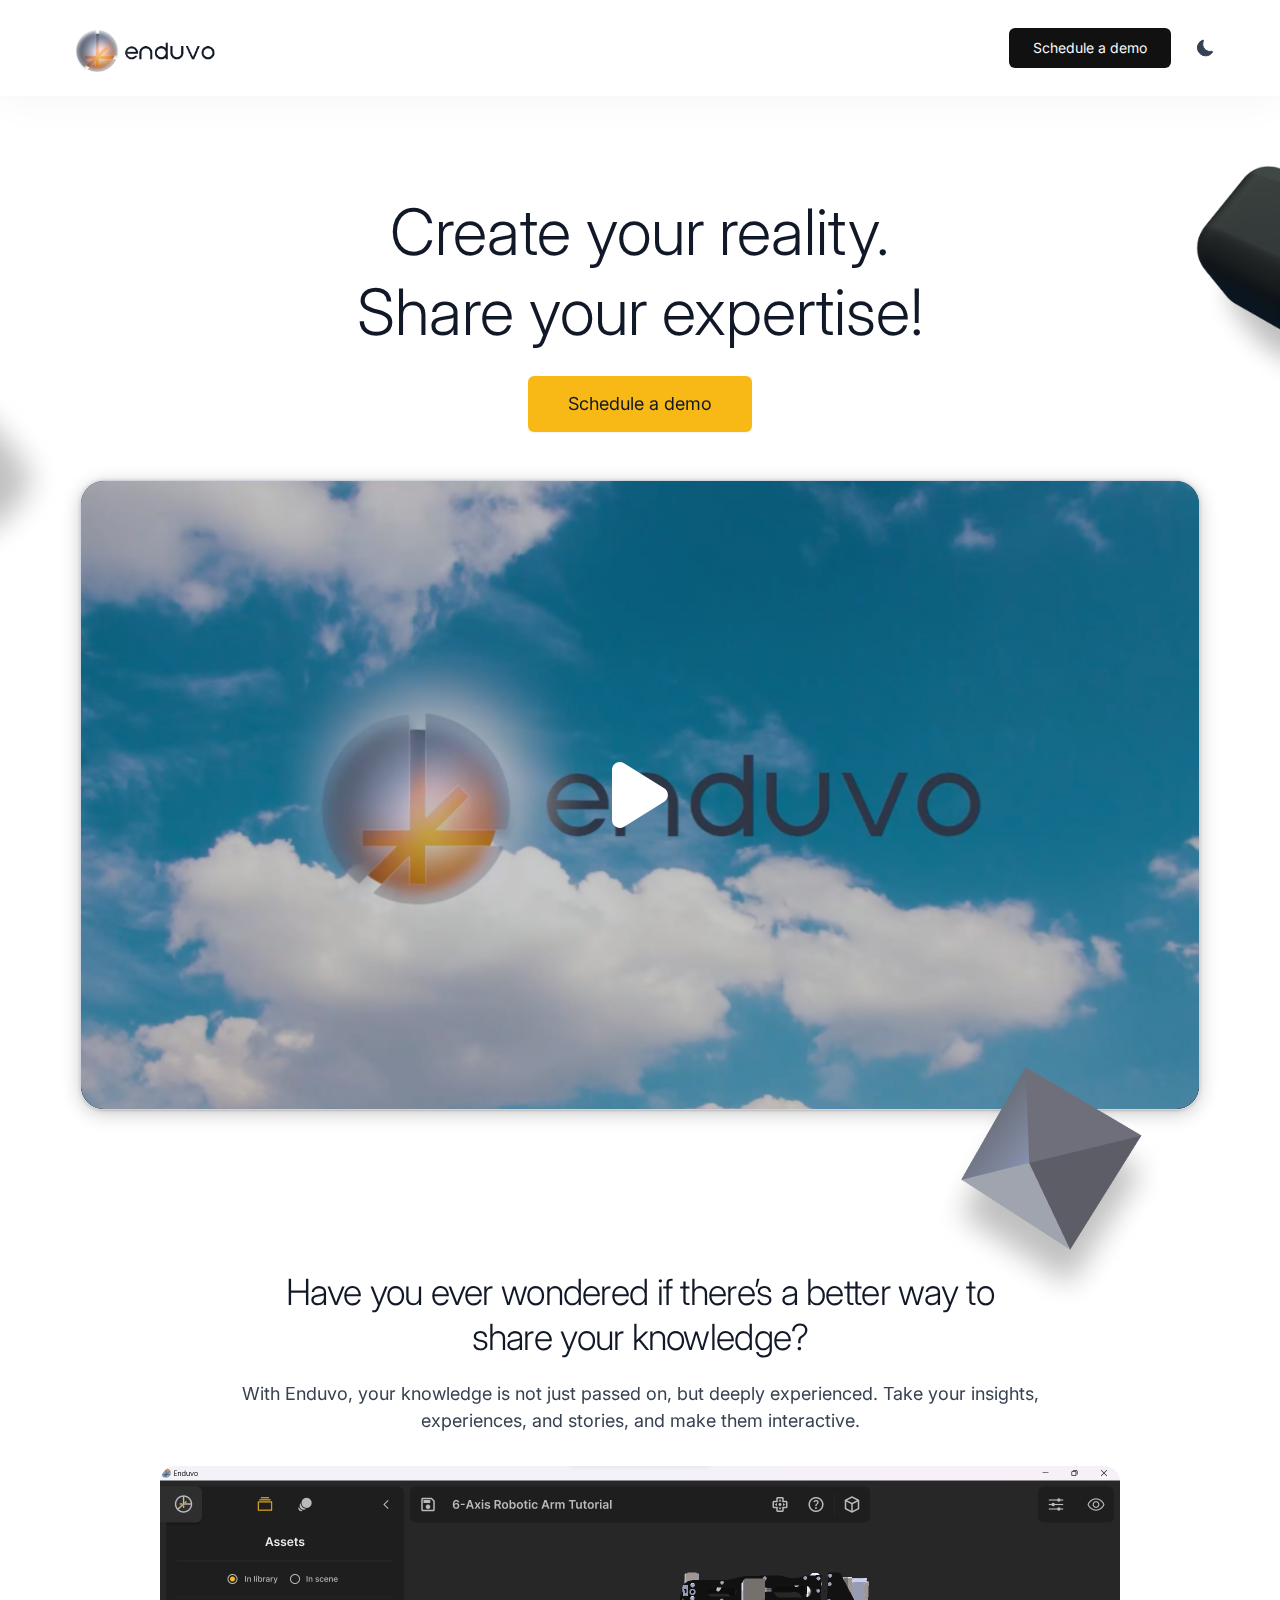
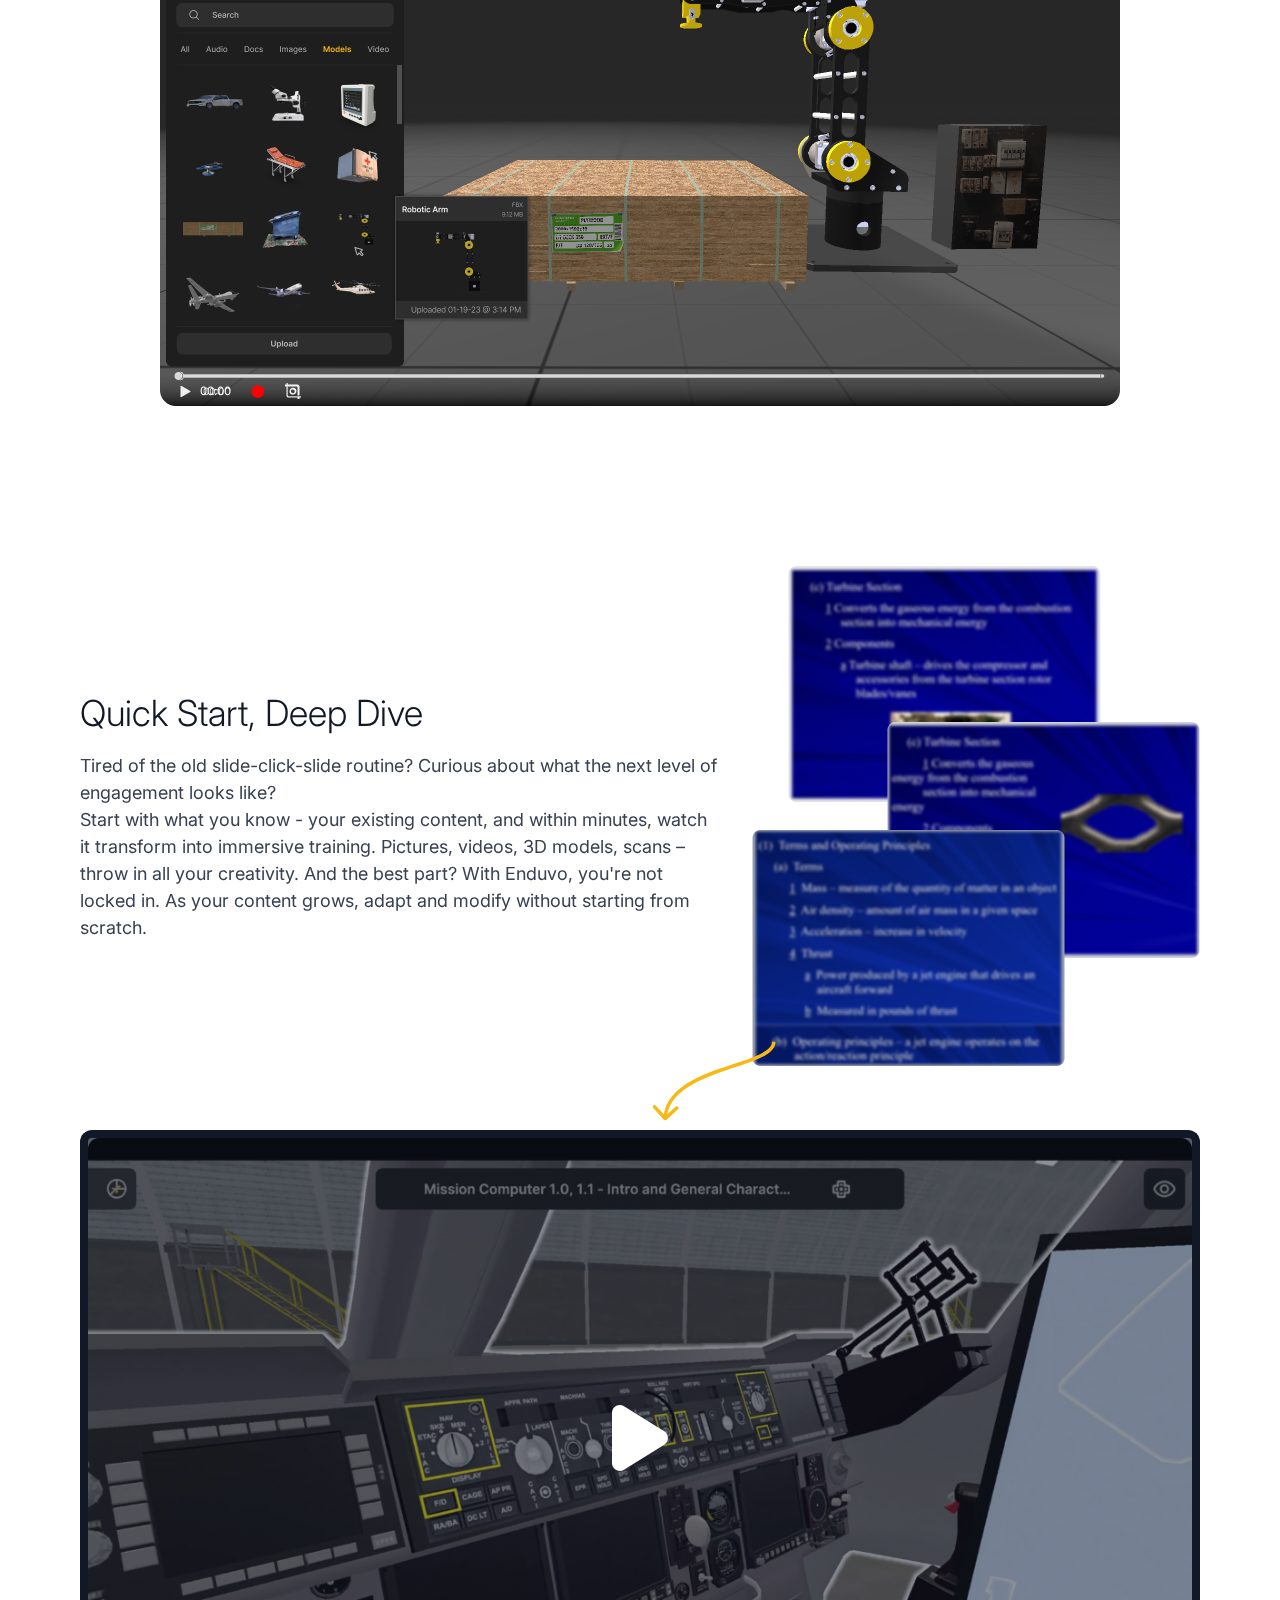
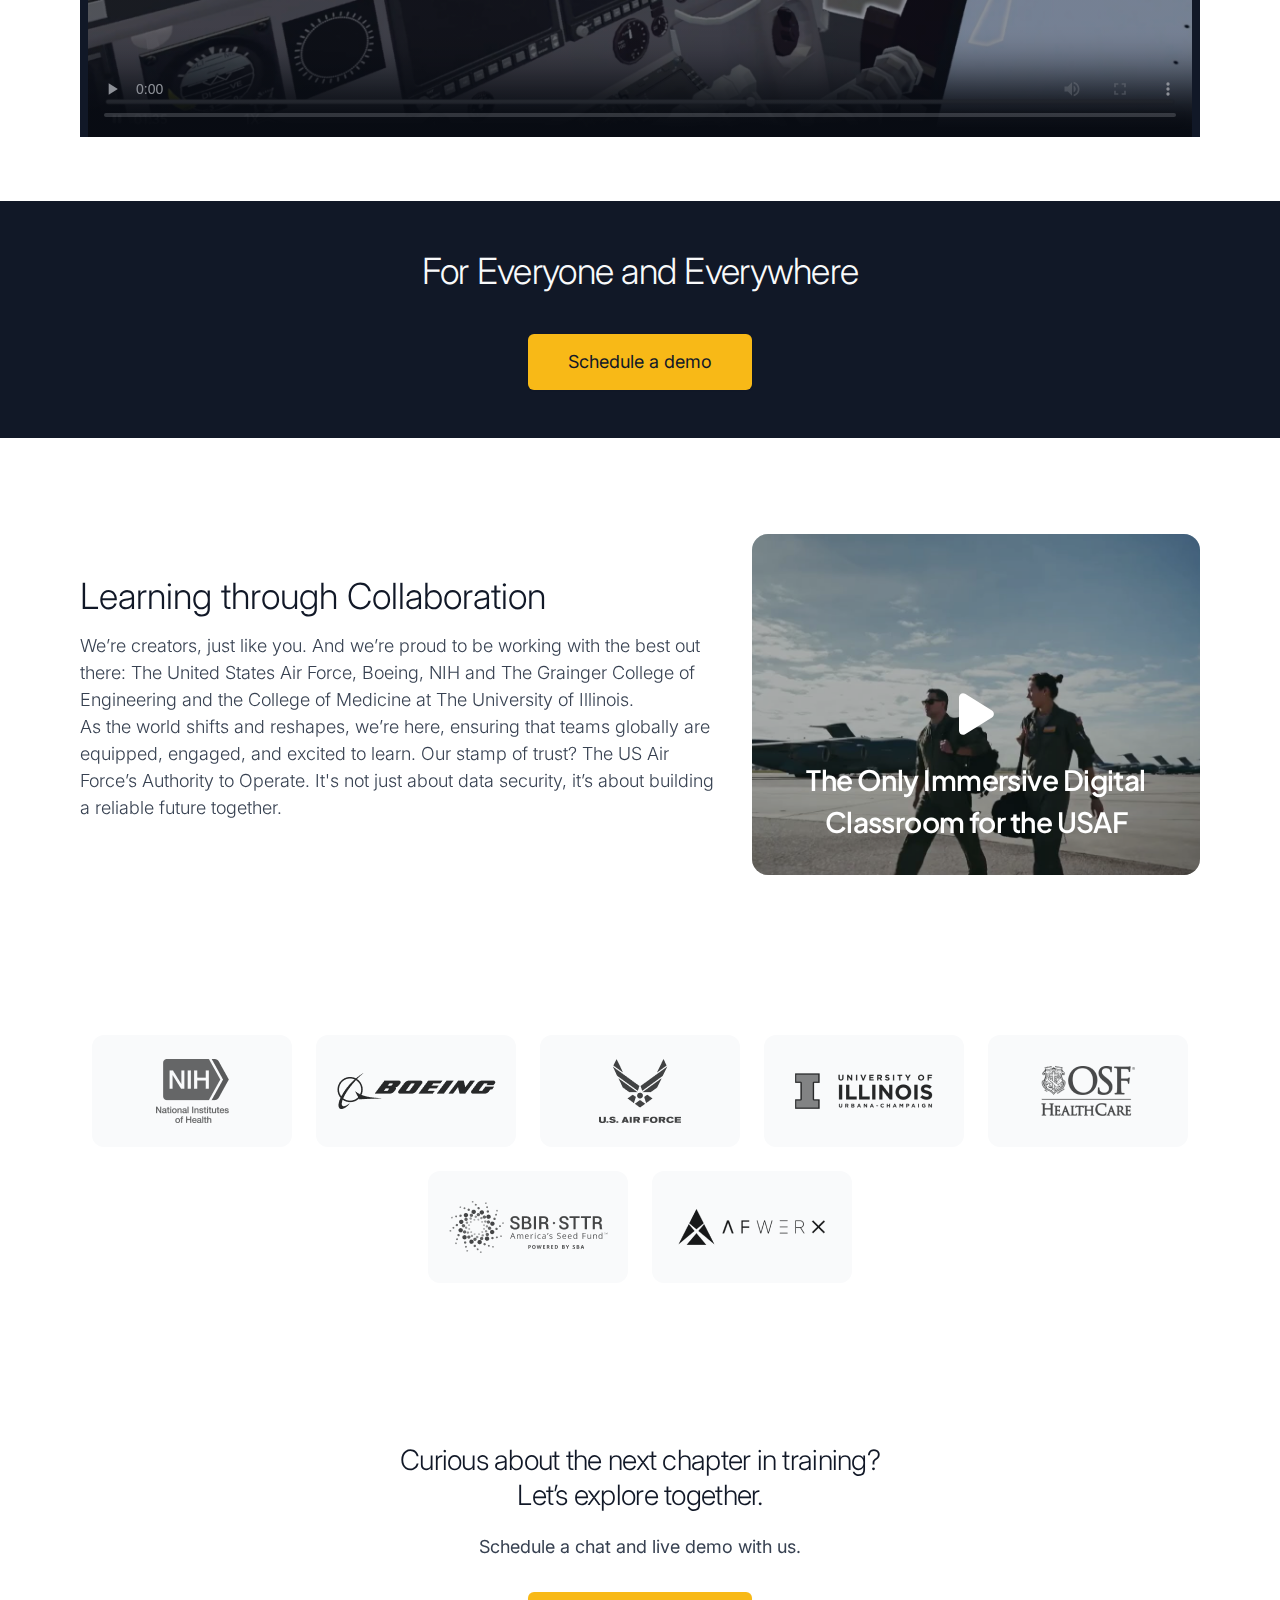
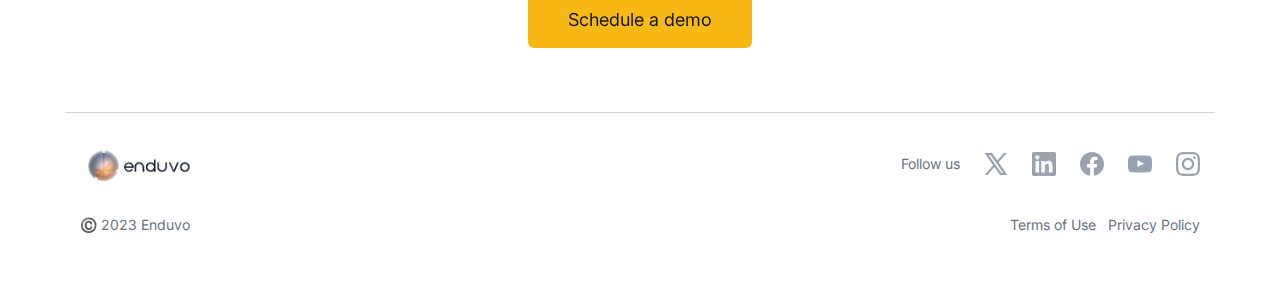
<file: index.html>
<!DOCTYPE html>
<html lang="en" dir="ltr">

<head>
    <meta charset="UTF-8">
    <meta name="viewport" content="width=device-width, initial-scale=1.0">
    <link rel="preconnect" href="https://fonts.googleapis.com">
    <link rel="preconnect" href="https://fonts.gstatic.com" crossorigin>
    <link
        href="https://fonts.googleapis.com/css2?family=Inter:wght@100;200;300;400;500;600;700;800;900&family=Plus+Jakarta+Sans:ital,wght@0,200;0,300;0,400;0,500;0,600;0,700;0,800;1,200;1,300;1,400;1,500;1,600;1,700;1,800&display=swap"
        rel="stylesheet">
    <link rel="stylesheet" href="assets/css/style.css">
    <title>Enduvo - Home Page</title>
</head>

<body>
    <div class="main-content">

        <!-- Header  -->
        <header class="bg-white dark:bg-cool-gray-800 shadow-header-shad sticky top-0 z-40">
            <div class="container py-6 px-5 lg:px-0 flex items-center justify-between">
                <a href="index.html" class="-my-3">
                    <img src="assets/images/Logo.png" class="dark:hidden w-[120px] lg:w-[150px]" width="150" height="72"
                        alt="LOGO">
                    <img src="assets/images/logo-dark.png" class="hidden dark:block w-[120px] lg:w-[150px]" width="150"
                        height="72" alt="LOGO">
                    <span class="sr-only">Logo</span>
                </a>
                <div class="flex items-center gap-6">
                    <a href="book-demo.html" class="secondary-btn">
                        Schedule a demo
                    </a>
                    <button class="dark-switch">
                        <img src="assets/images/sun.svg" class="hidden dark:block" width="20" height="20" alt="sun">
                        <img src="assets/images/moon.svg" class="dark:hidden" width="20" height="20" alt="moon">
                        <span class="sr-only">
                            Dark Btn Switcher
                        </span>
                    </button>
                </div>
            </div>
        </header>
        <!-- End Header  -->
        <!-- =========================================================== -->

        <!--  Main Page Content  -->
        <main>

            <!-- Hero Section  -->
            <section class="py-12 lg:pt-24 lg:pb-16">
                <div class="container flex flex-col gap-10 lg:gap-12 relative">

                    <header class=" flex flex-col items-center gap-6 px-6 lg:px-0">
                        <h1
                            class="text-center text-4xl lg:text-[64px] leading-normal lg:leading-tight text-cool-gray-900 dark:text-cool-gray-50 font-light">
                            Create your reality.<br>
                            Share your expertise!
                        </h1>
                        <a href="book-demo.html" class="primary-btn">
                            Schedule a demo
                        </a>
                    </header>
                    <div
                        class="lg:rounded-3xl overflow-hidden relative lg:h-[630px] shadow-hero-vid border border-[#D0D5DD] dark:border-none dark:shadow-none">
                        <video width="1120" height="630" preload="none" controls>
                            <source src="assets/images/herovid.mp4" type="video/mp4">
                            Your browser does not support the video tag.
                        </video>
                        <div class="play-overlay absolute top-0 left-0 w-full h-full ">
                            <img src="assets/images/heroposter.png"
                                class="w-full h-full absolute top-0 left-0 object-cover" alt="">
                            <div
                                class="absolute w-full h-full top-0 left-0 bg-[#1118273D] flex justify-center items-center">
                                <button type="button" aria-label="play Video" class="play-vid relative">
                                    <svg xmlns="http://www.w3.org/2000/svg" class="w-6 lg:w-14" width="57" height="68"
                                        viewBox="0 0 57 68" fill="none">
                                        <path
                                            d="M53.1456 27.216C58.159 30.3494 58.159 37.6507 53.1456 40.784L12.24 66.35C6.9116 69.6803 3.29108e-07 65.8495 5.82827e-07 59.566L2.64748e-06 8.43398C2.9012e-06 2.1505 6.91161 -1.68024 12.24 1.65L53.1456 27.216Z"
                                            fill="white" />
                                    </svg>
                                    <span class="sr-only">Play Icon</span>
                                </button>
                            </div>
                        </div>
                    </div>

                    <!-- absolute shapes  -->
                    <img src="assets/images/shap-1.png" width="324" height="243"
                        class="absolute hidden lg:block -top-10 -right-64" alt="shap">
                    <img src="assets/images/shap-2.png" width="278" height="240"
                        class="absolute hidden lg:block top-40 -left-60" alt="shap">
                    <img src="assets/images/shap-3.png" width="247" height="251"
                        class="absolute hidden lg:block -bottom-52 right-10" alt="shap">
                </div>
            </section>


            <section class="py-12 lg:py-24 px-6 lg:px-0">
                <div class="container flex flex-col gap-8 items-center">
                    <header class="flex flex-col gap-4 lg:gap-5 items-center">
                        <h2
                            class="lg:w-2/3 text-center text-[28px] lg:text-4xl lg:-tracking-[0.72px] leading-tight lg:leading-tight text-cool-gray-900 dark:text-cool-gray-50 font-light">
                            Have you ever wondered if there’s a better way to share your knowledge?
                        </h2>
                        <p
                            class="lg:w-9/12 text-center text-cool-gray-700 dark:text-cool-gray-400 lg:text-lg leading-normal lg:leading-normal">
                            With Enduvo, your knowledge is not just passed on, but deeply experienced. Take your
                            insights, experiences, and stories, and make them interactive.
                        </p>
                    </header>
                    <img src="assets/images/im-1.png" width="960" height="540" alt="im-43">
                </div>
            </section>


            <section class="py-12 lg:py-16 px-6 lg:px-0">
                <div class="container flex flex-col gap-16">
                    <div class="grid grid-cols-1 lg:grid-cols-12 gap-8 items-center">
                        <div class="lg:col-span-7 flex flex-col gap-4">
                            <h2
                                class="text-[28px] lg:text-4xl leading-tight lg:leading-tight text-cool-gray-900 dark:text-cool-gray-50 font-light">
                                Quick Start, Deep Dive
                            </h2>
                            <p
                                class="text-cool-gray-700 dark:text-cool-gray-400 lg:text-lg leading-normal lg:leading-normal">
                                Tired of the old slide-click-slide routine? Curious about what the next level of
                                engagement looks like? <br class="block content-[''] h-[12px]">
                                Start with what you know - your existing content, and within minutes, watch
                                it transform into immersive training. Pictures, videos, 3D models, scans – throw in all
                                your creativity. And the best part? With Enduvo, you're not locked in. As your content
                                grows,
                                adapt and modify without starting from scratch.
                            </p>
                        </div>
                        <div class="lg:col-span-5 flex flex-col relative">

                            <img src="assets/images/pro-1.png" class="w-[220px] lg:w-[313px] ms-9" width="313"
                                height="236" alt="pro">
                            <img src="assets/images/pro-2.png" class="w-[220px] lg:w-[313px] ms-auto -mt-16 lg:-mt-20"
                                width="313" height="236" alt="pro">
                            <img src="assets/images/pro-3.png" class="w-[220px] lg:w-[313px] -mt-16 lg:-mt-32"
                                width="313" height="236" alt="pro">

                            <img src="assets/images/line-shap.svg"
                                class="absolute top-full lg:top-[95%] start-1/3 -translate-x-1/2 lg:translate-x-0 lg:start-[-100px] z-10"
                                width="124" height="87" alt="line-shap">
                        </div>
                    </div>

                    <div
                        class="relative bg-[#9CA3AF] dark:bg-cool-gray-700 border-8 border-b-0 border-cool-gray-900 dark:border-cool-gray-400 rounded-t-xl flex items-center justify-center">
                        <video preload="none" poster="assets/images/vidposter.png" controls>
                            <source src="assets/images/cockpit.mp4" type="video/mp4">
                            Your browser does not support the video tag.
                        </video>

                        <div class="play-overlay">
                            <div
                                class="absolute w-full h-full top-0 left-0 bg-hero-vid-gradient flex justify-center items-center">
                                <button type="button" aria-label="play Video" class="play-vid relative">
                                    <svg xmlns="http://www.w3.org/2000/svg" class="w-6 lg:w-14" width="57" height="68"
                                        viewBox="0 0 57 68" fill="none">
                                        <path
                                            d="M53.1456 27.216C58.159 30.3494 58.159 37.6507 53.1456 40.784L12.24 66.35C6.9116 69.6803 3.29108e-07 65.8495 5.82827e-07 59.566L2.64748e-06 8.43398C2.9012e-06 2.1505 6.91161 -1.68024 12.24 1.65L53.1456 27.216Z"
                                            fill="white" />
                                    </svg>
                                    <span class="sr-only">Play Icon</span>
                                </button>
                            </div>
                        </div>
                    </div>
                </div>
            </section>


            <!-- For Everyone and Everywhere -->
            <section class="bg-cool-gray-900 dark:bg-cool-gray-800 py-12 relative px-6 lg:px-0">
                <div class="container flex flex-col gap-10 items-center">
                    <div class="flex flex-col gap-4 lg:gap-5 items-center lg:w-2/3">
                        <h2
                            class="text-center text-[28px] lg:text-4xl lg:-tracking-[0.72px] leading-tight lg:leading-tight text-cool-gray-50 font-light">
                            For Everyone and Everywhere
                        </h2>

                        <!-- <p class="text-center text-cool-gray-400 lg:text-lg leading-normal lg:leading-normal">
                            It doesn’t matter if you’re training a small team or reaching out to a global audience. With
                            Enduvo,
                            you focus on sharing your expertise. Let us handle the heavy tech lifting.
                        </p> -->

                    </div>
                    <a href="book-demo.html" class="primary-btn">
                        Schedule a demo
                    </a>
                </div>
            </section>


            <!-- Learning through Collaboration -->
            <section class="py-12 lg:py-24 overflow-hidden">
                <div class="container flex flex-col gap-16">
                    <div class="grid grid-cols-1 lg:grid-cols-12 gap-8 items-center">

                        <div class="lg:col-span-7 lg:shrink-0 flex flex-col gap-4 px-6 lg:px-0">
                            <h2 class="text-[28px] lg:text-4xl text-cool-gray-900 dark:text-cool-gray-50 font-light">
                                Learning through Collaboration
                            </h2>
                            <p
                                class="text-cool-gray-700 dark:text-cool-gray-400 lg:text-lg leading-normal lg:leading-normal font-light mb-3">
                                We’re creators, just like you. And we’re proud to be working with the best out there:
                                The United States Air Force, Boeing, NIH and The Grainger College of Engineering and the
                                College of Medicine at The University of Illinois.
                                <br class="block content-[''] h-[12px]">
                                As the world shifts and reshapes, we’re here,
                                ensuring that teams globally are equipped, engaged, and excited to learn. Our stamp of
                                trust? The US Air Force’s Authority to Operate. It's not just about data security, it’s
                                about building a reliable future together.
                            </p>
                        </div>

                        <div
                            class="popup-btn cursor-pointer lg:col-span-5 flex flex-col h-[260px] lg:h-[341px] lg:rounded-2xl overflow-hidden relative">
                            <img src="assets/images/youtvid.png" class="w-full h-full object-cover" width="1277"
                                height="716" alt="youtube video">
                            <div
                                class="absolute top-0 left-0 w-full h-full bg-black bg-opacity-30 flex flex-col items-center justify-end p-8 gap-6">
                                <svg xmlns="http://www.w3.org/2000/svg" width="35" height="42" viewBox="0 0 35 42"
                                    fill="none">
                                    <path
                                        d="M32.9728 17.608C35.4795 19.1747 35.4795 22.8253 32.9728 24.392L6.12 41.175C3.45581 42.8401 1.64554e-07 40.9248 2.91414e-07 37.783L1.64677e-06 4.21699C1.77363e-06 1.07525 3.45581 -0.840122 6.12 0.824998L32.9728 17.608Z"
                                        fill="white" />
                                </svg>
                                <span class="sr-only">Play Icon</span>
                                <h3
                                    class="text-center text-white text-2xl lg:text-[28px] leading-normal lg:leading-normal font-semibold -tracking-[0.56px] font-Plus">
                                    The Only Immersive Digital Classroom for the USAF
                                </h3>
                            </div>

                        </div>
                    </div>
                </div>
            </section>


            <!-- Partners Section  -->
            <div class="py-12 lg:py-16 px-5 lg:px-0">

                <div class="container flex flex-wrap gap-3 lg:gap-6 justify-center">

                    <!-- Partner item  -->
                    <div class="partner-box">
                        <img src="assets/images/partners-1.png" class="mix-blend-luminosity" width="73" height="64"
                            alt="NIH">
                    </div>

                    <!-- Partner item  -->
                    <div class="partner-box">
                        <img src="assets/images/partners-7.png" class="mix-blend-luminosity" width="161" height="38"
                            alt="BOEING">
                    </div>

                    <!-- Partner item  -->
                    <div class="partner-box">
                        <img src="assets/images/partners-3.png" class="mix-blend-luminosity" width="84" height="64"
                            alt="USAF">
                    </div>

                    <!-- Partner item  -->
                    <div class="partner-box">
                        <img src="assets/images/partners-5.png" class="mix-blend-luminosity" width="138" height="36"
                            alt="University of Illinois">
                    </div>

                    <!-- Partner item  -->
                    <div class="partner-box">
                        <img src="assets/images/partners-2.png" class="mix-blend-luminosity" width="129" height="64"
                            alt="OSF">
                    </div>

                    <!-- Partner item  -->
                    <div class="partner-box">
                        <img src="assets/images/partners-6.png" class="mix-blend-luminosity" width="161" height="52"
                            alt="SBIR-STTR">
                    </div>

                    <!-- Partner item  -->
                    <div class="partner-box">
                        <img src="assets/images/partners-4.png" class="mix-blend-luminosity" width="148" height="36"
                            alt="AFWERX">
                    </div>

                </div>
            </div>
            <!-- End Partners Section  -->
            <!-- =========================================================== -->

            <section class="pt-12 lg:pt-24 px-6 lg:px-0">
                <div class="container flex flex-col gap-10 lg:gap-16">
                    <div class="flex flex-col items-center gap-8">
                        <div class="flex flex-col items-center gap-5">
                            <h2
                                class="lg:w-2/3 text-center text-[28px] text-4xl lg:-tracking-[0.72px] leading-tight lg:leading-tight text-cool-gray-900 dark:text-cool-gray-50 font-light">
                                Curious about the next chapter in training? Let’s explore together.
                            </h2>
                            <p
                                class="lg:w-9/12 text-center text-cool-gray-700 dark:text-cool-gray-400 lg:text-lg leading-normal lg:leading-normal">
                                Schedule a chat and live demo with us.
                            </p>
                        </div>
                        <a href="book-demo.html" class="primary-btn">
                            Schedule a demo
                        </a>
                    </div>
                </div>
            </section>

            <div class="popup">
                <button type="button" class="popup-close-btn absolute top-12 end-12 lg:top-20 lg:end-20">
                    <svg width="32" height="33" viewBox="0 0 32 33" fill="none" xmlns="http://www.w3.org/2000/svg">
                        <path d="M8 15L24.9706 31.9706" stroke="white" stroke-width="2" stroke-linecap="round"></path>
                        <path d="M7.51562 31.4505L24.4862 14.4799" stroke="white" stroke-width="2"
                            stroke-linecap="round">
                        </path>
                    </svg>
                </button>
                <div class="px-8 w-full lg:w-3/4 flex justify-center video-container max-h-[80%]"
                    data-vid='<iframe class=" youtube-video" width="1000" height="562" src="https://www.youtube.com/embed/uM0SW30Pk_k?si=iLPrEnd4u1E1lbJF" title="YouTube video player" frameborder="0" allow="accelerometer; autoplay; clipboard-write; encrypted-media; gyroscope; picture-in-picture; web-share" allowfullscreen></iframe>'>
                </div>
            </div>

            <div class="demo-popup">

                <button type="button" class="demo-popup-close-btn absolute top-12 end-12 lg:top-20 lg:end-20">
                    <svg width="32" height="33" viewBox="0 0 32 33" fill="none" xmlns="http://www.w3.org/2000/svg">
                        <path d="M8 15L24.9706 31.9706" stroke="white" stroke-width="2" stroke-linecap="round"></path>
                        <path d="M7.51562 31.4505L24.4862 14.4799" stroke="white" stroke-width="2"
                            stroke-linecap="round">
                        </path>
                    </svg>
                </button>

                <div
                    class="p-6 lg:p-10 w-[94%] lg:w-[500px] bg-white border border-cool-gray-300 rounded-xl flex flex-col gap-6">
                    <h2 class="text-cool-gray-900 text-2xl font-semibold">
                        Book a demo
                    </h2>
                    <form>
                        <div class="flex flex-col gap-6">
                            <div class="flex flex-col gap-4">
                                <div class="flex flex-col gap-2">
                                    <label for="name" class="text-sm text-cool-gray-700 leading-normal">
                                        Your Name
                                    </label>
                                    <input type="text" id="name" name="name" placeholder="Your Name"
                                        class="border border-cool-gray-300 rounded-lg p-3 focus:outline-none text-cool-gray-900 font-medium">
                                </div>
                                <div class="flex flex-col gap-2">
                                    <label for="email" class="text-sm text-cool-gray-700 leading-normal">
                                        Email
                                    </label>
                                    <input type="email" id="email" name="email" placeholder="Email"
                                        class="border border-cool-gray-300 rounded-lg p-3 focus:outline-none text-cool-gray-900 font-medium">
                                </div>
                                <div class="flex flex-col gap-2">
                                    <label for="companyname" class="text-sm text-cool-gray-700 leading-normal">
                                        Company Name
                                    </label>
                                    <input type="text" id="companyname" name="companyname" placeholder="Company Name"
                                        class="border border-cool-gray-300 rounded-lg p-3 focus:outline-none text-cool-gray-900 font-medium">
                                </div>
                                <div class="flex flex-col gap-2">
                                    <label for="jobtitle" class="text-sm text-cool-gray-700 leading-normal">
                                        Job Title
                                    </label>
                                    <input type="text" id="jobtitle" name="jobtitle" placeholder="Job Title"
                                        class="border border-cool-gray-300 rounded-lg p-3 focus:outline-none text-cool-gray-900 font-medium">
                                </div>
                            </div>
                            <input type="submit" value="Submit" class="primary-btn font-bold">
                        </div>
                    </form>
                </div>
            </div>

        </main>
        <!-- End Main Page Content  -->
        <!-- =========================================================== -->

        <footer class="py-10 lg:py-16 relative bg-white dark:bg-cool-gray-900">
            <div class="container flex flex-col gap-4 lg:gap-6 pt-6 border-t border-[#D0D5DD] dark:border-[#344054]">
                <div class="flex flex-col lg:flex-row gap-6 items-center justify-between">
                    <img src="assets/images/Logo.png" class="dark:hidden" width="110" height="53" alt="LOGO">
                    <img src="assets/images/logo-dark.png" class="hidden dark:block" width="110" height="53" alt="LOGO">

                    <div class="flex items-center gap-6">
                        <p class="text-cool-gray-500 text-sm leading-normal">
                            Follow us
                        </p>
                        <!-- Social Media  -->
                        <ul class="flex items-center gap-6">

                            <li>
                                <a href="#" class="">
                                    <svg width="24" height="24" viewBox="0 0 24 24" fill="none"
                                        xmlns="http://www.w3.org/2000/svg">
                                        <path fill-rule="evenodd" clip-rule="evenodd"
                                            d="M15.9455 23L10.396 15.0901L3.44886 23H0.509766L9.09209 13.2311L0.509766 1H8.05571L13.286 8.45502L19.8393 1H22.7784L14.5943 10.3165L23.4914 23H15.9455ZM19.2185 20.77H17.2398L4.71811 3.23H6.6971L11.7121 10.2532L12.5793 11.4719L19.2185 20.77Z"
                                            fill="#9CA3AF" />
                                    </svg>
                                    <span class="sr-only">Twitter Link</span>
                                </a>
                            </li>

                            <li>
                                <a href="#" class="">
                                    <svg width="24" height="24" viewBox="0 0 24 24" fill="none"
                                        xmlns="http://www.w3.org/2000/svg">
                                        <g clip-path="url(#clip0_190_1317)">
                                            <path
                                                d="M22.2234 0H1.77187C0.792187 0 0 0.773438 0 1.72969V22.2656C0 23.2219 0.792187 24 1.77187 24H22.2234C23.2031 24 24 23.2219 24 22.2703V1.72969C24 0.773438 23.2031 0 22.2234 0ZM7.12031 20.4516H3.55781V8.99531H7.12031V20.4516ZM5.33906 7.43438C4.19531 7.43438 3.27188 6.51094 3.27188 5.37187C3.27188 4.23281 4.19531 3.30937 5.33906 3.30937C6.47813 3.30937 7.40156 4.23281 7.40156 5.37187C7.40156 6.50625 6.47813 7.43438 5.33906 7.43438ZM20.4516 20.4516H16.8937V14.8828C16.8937 13.5562 16.8703 11.8453 15.0422 11.8453C13.1906 11.8453 12.9094 13.2937 12.9094 14.7891V20.4516H9.35625V8.99531H12.7687V10.5609H12.8156C13.2891 9.66094 14.4516 8.70938 16.1813 8.70938C19.7859 8.70938 20.4516 11.0813 20.4516 14.1656V20.4516Z"
                                                fill="#9CA3AF" />
                                        </g>
                                        <defs>
                                            <clipPath id="clip0_190_1317">
                                                <rect width="24" height="24" fill="white" />
                                            </clipPath>
                                        </defs>
                                    </svg>

                                    <span class="sr-only">LinkedIn Link</span>
                                </a>
                            </li>

                            <li>
                                <a href="#" class="">
                                    <svg width="24" height="24" viewBox="0 0 24 24" fill="none"
                                        xmlns="http://www.w3.org/2000/svg">
                                        <g clip-path="url(#clip0_190_1318)">
                                            <path
                                                d="M24 12C24 5.37258 18.6274 0 12 0C5.37258 0 0 5.37258 0 12C0 17.9895 4.3882 22.954 10.125 23.8542V15.4688H7.07812V12H10.125V9.35625C10.125 6.34875 11.9166 4.6875 14.6576 4.6875C15.9701 4.6875 17.3438 4.92188 17.3438 4.92188V7.875H15.8306C14.34 7.875 13.875 8.80008 13.875 9.75V12H17.2031L16.6711 15.4688H13.875V23.8542C19.6118 22.954 24 17.9895 24 12Z"
                                                fill="#9CA3AF" />
                                        </g>
                                        <defs>
                                            <clipPath id="clip0_190_1318">
                                                <rect width="24" height="24" fill="white" />
                                            </clipPath>
                                        </defs>
                                    </svg>

                                    <span class="sr-only">Facebook Link</span>
                                </a>
                            </li>

                            <li>
                                <a href="#" class="">
                                    <svg width="24" height="18" viewBox="0 0 24 18" fill="none"
                                        xmlns="http://www.w3.org/2000/svg">
                                        <path
                                            d="M23.7609 4.20005C23.7609 4.20005 23.5266 2.54536 22.8047 1.8188C21.8906 0.862549 20.8688 0.857861 20.4 0.801611C17.0438 0.557861 12.0047 0.557861 12.0047 0.557861H11.9953C11.9953 0.557861 6.95625 0.557861 3.6 0.801611C3.13125 0.857861 2.10938 0.862549 1.19531 1.8188C0.473438 2.54536 0.24375 4.20005 0.24375 4.20005C0.24375 4.20005 0 6.14536 0 8.08599V9.90474C0 11.8454 0.239062 13.7907 0.239062 13.7907C0.239062 13.7907 0.473437 15.4454 1.19062 16.1719C2.10469 17.1282 3.30469 17.0954 3.83906 17.1985C5.76094 17.3813 12 17.4375 12 17.4375C12 17.4375 17.0438 17.4282 20.4 17.1891C20.8688 17.1329 21.8906 17.1282 22.8047 16.1719C23.5266 15.4454 23.7609 13.7907 23.7609 13.7907C23.7609 13.7907 24 11.85 24 9.90474V8.08599C24 6.14536 23.7609 4.20005 23.7609 4.20005ZM9.52031 12.1125V5.36724L16.0031 8.75161L9.52031 12.1125Z"
                                            fill="#98A2B3" />
                                    </svg>

                                    <span class="sr-only">Youtube Link</span>
                                </a>
                            </li>

                            <li>
                                <a href="#" class="">
                                    <svg width="24" height="24" viewBox="0 0 24 24" fill="none"
                                        xmlns="http://www.w3.org/2000/svg">
                                        <g clip-path="url(#clip0_190_1320)">
                                            <path
                                                d="M12 2.16094C15.2063 2.16094 15.5859 2.175 16.8469 2.23125C18.0188 2.28281 18.6516 2.47969 19.0734 2.64375C19.6313 2.85938 20.0344 3.12188 20.4516 3.53906C20.8734 3.96094 21.1313 4.35938 21.3469 4.91719C21.5109 5.33906 21.7078 5.97656 21.7594 7.14375C21.8156 8.40937 21.8297 8.78906 21.8297 11.9906C21.8297 15.1969 21.8156 15.5766 21.7594 16.8375C21.7078 18.0094 21.5109 18.6422 21.3469 19.0641C21.1313 19.6219 20.8687 20.025 20.4516 20.4422C20.0297 20.8641 19.6313 21.1219 19.0734 21.3375C18.6516 21.5016 18.0141 21.6984 16.8469 21.75C15.5813 21.8062 15.2016 21.8203 12 21.8203C8.79375 21.8203 8.41406 21.8062 7.15313 21.75C5.98125 21.6984 5.34844 21.5016 4.92656 21.3375C4.36875 21.1219 3.96563 20.8594 3.54844 20.4422C3.12656 20.0203 2.86875 19.6219 2.65313 19.0641C2.48906 18.6422 2.29219 18.0047 2.24063 16.8375C2.18438 15.5719 2.17031 15.1922 2.17031 11.9906C2.17031 8.78438 2.18438 8.40469 2.24063 7.14375C2.29219 5.97187 2.48906 5.33906 2.65313 4.91719C2.86875 4.35938 3.13125 3.95625 3.54844 3.53906C3.97031 3.11719 4.36875 2.85938 4.92656 2.64375C5.34844 2.47969 5.98594 2.28281 7.15313 2.23125C8.41406 2.175 8.79375 2.16094 12 2.16094ZM12 0C8.74219 0 8.33438 0.0140625 7.05469 0.0703125C5.77969 0.126563 4.90313 0.332812 4.14375 0.628125C3.35156 0.9375 2.68125 1.34531 2.01563 2.01562C1.34531 2.68125 0.9375 3.35156 0.628125 4.13906C0.332812 4.90313 0.126563 5.775 0.0703125 7.05C0.0140625 8.33437 0 8.74219 0 12C0 15.2578 0.0140625 15.6656 0.0703125 16.9453C0.126563 18.2203 0.332812 19.0969 0.628125 19.8563C0.9375 20.6484 1.34531 21.3188 2.01563 21.9844C2.68125 22.65 3.35156 23.0625 4.13906 23.3672C4.90313 23.6625 5.775 23.8687 7.05 23.925C8.32969 23.9812 8.7375 23.9953 11.9953 23.9953C15.2531 23.9953 15.6609 23.9812 16.9406 23.925C18.2156 23.8687 19.0922 23.6625 19.8516 23.3672C20.6391 23.0625 21.3094 22.65 21.975 21.9844C22.6406 21.3188 23.0531 20.6484 23.3578 19.8609C23.6531 19.0969 23.8594 18.225 23.9156 16.95C23.9719 15.6703 23.9859 15.2625 23.9859 12.0047C23.9859 8.74688 23.9719 8.33906 23.9156 7.05938C23.8594 5.78438 23.6531 4.90781 23.3578 4.14844C23.0625 3.35156 22.6547 2.68125 21.9844 2.01562C21.3188 1.35 20.6484 0.9375 19.8609 0.632812C19.0969 0.3375 18.225 0.13125 16.95 0.075C15.6656 0.0140625 15.2578 0 12 0Z"
                                                fill="#9CA3AF" />
                                            <path
                                                d="M12 5.83594C8.59688 5.83594 5.83594 8.59688 5.83594 12C5.83594 15.4031 8.59688 18.1641 12 18.1641C15.4031 18.1641 18.1641 15.4031 18.1641 12C18.1641 8.59688 15.4031 5.83594 12 5.83594ZM12 15.9984C9.79219 15.9984 8.00156 14.2078 8.00156 12C8.00156 9.79219 9.79219 8.00156 12 8.00156C14.2078 8.00156 15.9984 9.79219 15.9984 12C15.9984 14.2078 14.2078 15.9984 12 15.9984Z"
                                                fill="#98A2B3" />
                                            <path
                                                d="M19.8469 5.59214C19.8469 6.38902 19.2 7.0312 18.4078 7.0312C17.6109 7.0312 16.9688 6.38433 16.9688 5.59214C16.9688 4.79526 17.6156 4.15308 18.4078 4.15308C19.2 4.15308 19.8469 4.79995 19.8469 5.59214Z"
                                                fill="#98A2B3" />
                                        </g>
                                        <defs>
                                            <clipPath id="clip0_190_1320">
                                                <rect width="24" height="24" fill="white" />
                                            </clipPath>
                                        </defs>
                                    </svg>

                                    <span class="sr-only">Instagram Link</span>
                                </a>
                            </li>
                        </ul>
                    </div>
                </div>

                <div class="flex flex-col-reverse lg:flex-row gap-4 items-center justify-between">
                    <p class="text-cool-gray-500 text-sm leading-normal">
                        ©️ 2023 Enduvo
                    </p>

                    <!-- Footer navigation  -->
                    <nav class="footer-nav">
                        <!-- <a href="#" class="footer-nav-link">
                            About
                        </a>
                        <a href="#" class="footer-nav-link">
                            Careers
                        </a> -->
                        <a href="#" class="footer-nav-link">
                            Terms of Use
                        </a>
                        <a href="privacy.html" class="footer-nav-link">
                            Privacy Policy
                        </a>
                    </nav>
                </div>
            </div>
        </footer>

        <!-- =========================================================== -->
    </div>

    <script src="assets/js/jquiry.js"></script>
    <script src="assets/js/scripts.js"></script>
</body>

</html>
</file>
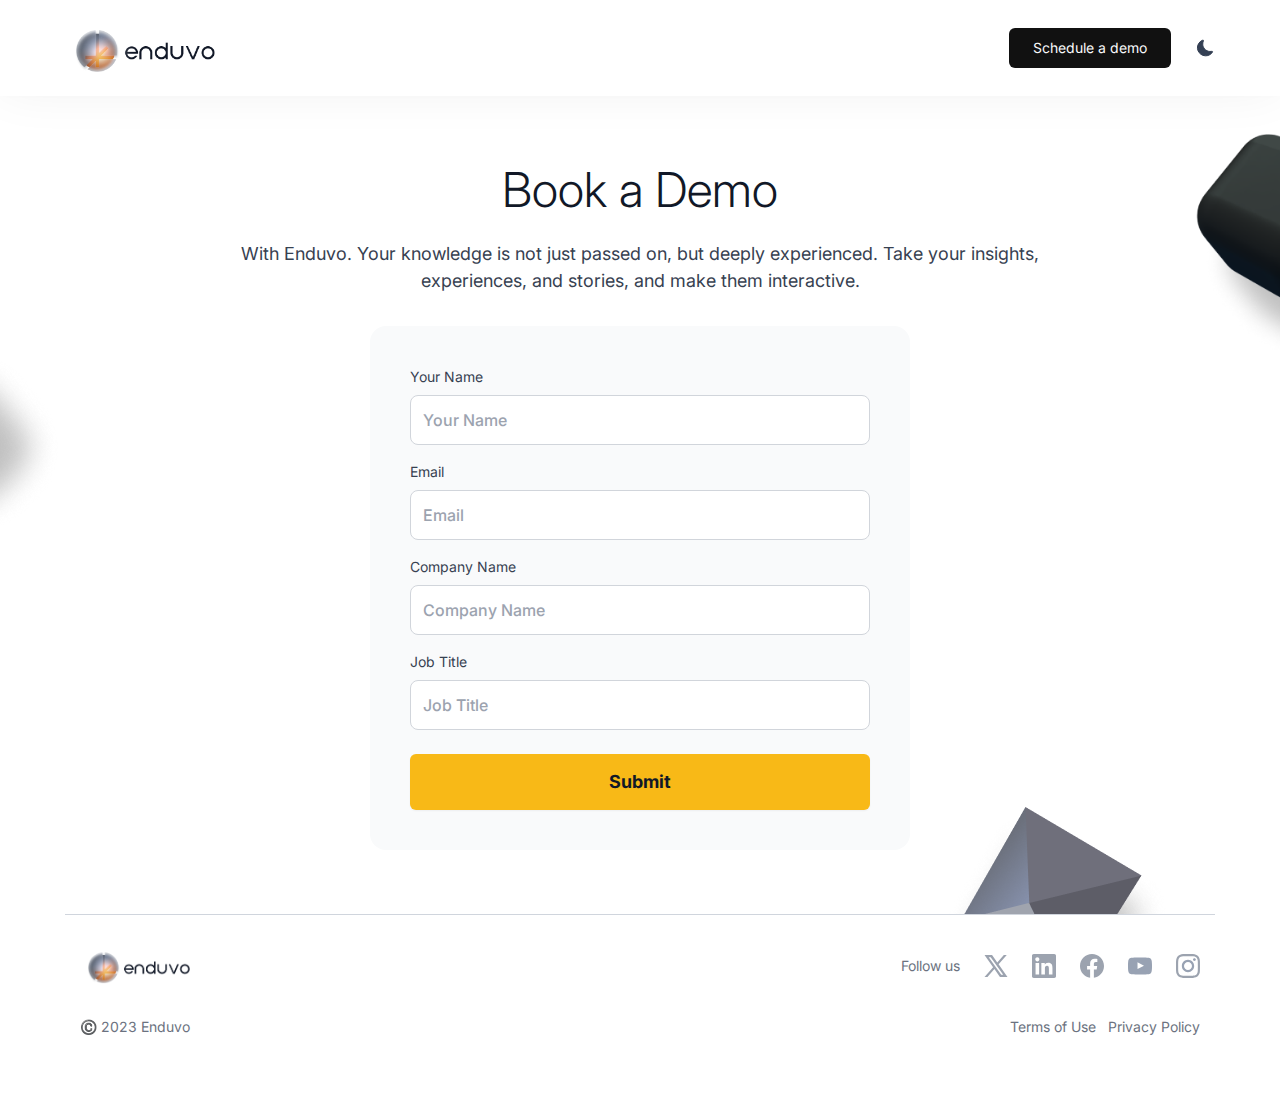
<file: book-demo.html>
<!DOCTYPE html>
<html lang="en" dir="ltr">

<head>
    <meta charset="UTF-8">
    <meta name="viewport" content="width=device-width, initial-scale=1.0">
    <link rel="preconnect" href="https://fonts.googleapis.com">
    <link rel="preconnect" href="https://fonts.gstatic.com" crossorigin>
    <link
        href="https://fonts.googleapis.com/css2?family=Inter:wght@100;200;300;400;500;600;700;800;900&family=Plus+Jakarta+Sans:ital,wght@0,200;0,300;0,400;0,500;0,600;0,700;0,800;1,200;1,300;1,400;1,500;1,600;1,700;1,800&display=swap"
        rel="stylesheet">
    <link rel="stylesheet" href="assets/css/style.css">
    <title>Enduvo - Book a demo Page</title>
</head>

<body>
    <div class="main-content">

        <!-- Header  -->
        <header class="bg-white dark:bg-cool-gray-800 shadow-header-shad sticky top-0 z-40">
            <div class="container py-6 px-5 lg:px-0 flex items-center justify-between">
                <a href="index.html" class="-my-3">
                    <img src="assets/images/Logo.png" class="dark:hidden w-[120px] lg:w-[150px]" width="150" height="72"
                        alt="LOGO">
                    <img src="assets/images/logo-dark.png" class="hidden dark:block w-[120px] lg:w-[150px]" width="150"
                        height="72" alt="LOGO">
                    <span class="sr-only">Logo</span>
                </a>
                <div class="flex items-center gap-6">
                    <button class="secondary-btn demo-popup-btn">
                        Schedule a demo
                    </button>
                    <button class="dark-switch">
                        <img src="assets/images/sun.svg" class="hidden dark:block" width="20" height="20" alt="sun">
                        <img src="assets/images/moon.svg" class="dark:hidden" width="20" height="20" alt="moon">
                        <span class="sr-only">
                            Dark Btn Switcher
                        </span>
                    </button>
                </div>
            </div>
        </header>
        <!-- End Header  -->
        <!-- =========================================================== -->

        <!--  Main Page Content  -->
        <main>

            <section class="py-12 lg:py-16">
                <div class="container flex flex-col gap-8 items-center relative">
                    <header class="flex flex-col gap-4 lg:gap-5 items-center px-5 lg:px-0">
                        <h2
                            class="lg:w-2/3 text-center text-[28px] lg:text-5xl leading-tight lg:leading-tight text-cool-gray-900 dark:text-cool-gray-50 font-light">
                            Book a Demo
                        </h2>
                        <p
                            class="lg:w-9/12 text-center text-cool-gray-700 dark:text-cool-gray-400 lg:text-lg leading-normal lg:leading-normal">
                            With Enduvo. Your knowledge is not just passed on, but deeply experienced. Take your
                            insights, experiences, and stories, and make them interactive.
                        </p>
                    </header>
                    <div class="p-8 lg:p-10 w-full lg:w-[540px] bg-[#F9FAFB] dark:bg-cool-gray-800 lg:rounded-2xl flex flex-col gap-4">
                        <form>
                            <div class="flex flex-col gap-6">
                                <div class="flex flex-col gap-4">
                                    <div class="flex flex-col gap-2">
                                        <label for="name" class="text-sm text-cool-gray-700 dark:text-cool-gray-400 leading-normal">
                                            Your Name
                                        </label>
                                        <input type="text" id="name" name="name" placeholder="Your Name"
                                            class="border border-cool-gray-300 rounded-lg p-3 focus:outline-none text-cool-gray-900 font-medium">
                                    </div>
                                    <div class="flex flex-col gap-2">
                                        <label for="email" class="text-sm text-cool-gray-700 dark:text-cool-gray-400 leading-normal">
                                            Email
                                        </label>
                                        <input type="email" id="email" name="email" placeholder="Email"
                                            class="border border-cool-gray-300 rounded-lg p-3 focus:outline-none text-cool-gray-900 font-medium">
                                    </div>
                                    <div class="flex flex-col gap-2">
                                        <label for="companyname" class="text-sm text-cool-gray-700 dark:text-cool-gray-400 leading-normal">
                                            Company Name
                                        </label>
                                        <input type="text" id="companyname" name="companyname"
                                            placeholder="Company Name"
                                            class="border border-cool-gray-300 rounded-lg p-3 focus:outline-none text-cool-gray-900 font-medium">
                                    </div>
                                    <div class="flex flex-col gap-2">
                                        <label for="jobtitle" class="text-sm text-cool-gray-700 dark:text-cool-gray-400 leading-normal">
                                            Job Title
                                        </label>
                                        <input type="text" id="jobtitle" name="jobtitle" placeholder="Job Title"
                                            class="border border-cool-gray-300 rounded-lg p-3 focus:outline-none text-cool-gray-900 font-medium">
                                    </div>
                                </div>
                                <input type="submit" value="Submit" class="primary-btn font-bold">
                            </div>
                        </form>
                    </div>
                    <!-- absolute shapes  -->
                    <img src="assets/images/shap-1.png" width="324" height="243"
                        class="absolute hidden lg:block -top-10 -right-64" alt="shap">
                    <img src="assets/images/shap-2.png" width="278" height="240"
                        class="absolute hidden lg:block top-40 -left-60" alt="shap">
                    <img src="assets/images/shap-3.png" width="247" height="251"
                        class="absolute hidden lg:block -bottom-52 right-10" alt="shap">
                </div>
            </section>

        </main>
        <!-- End Main Page Content  -->
        <!-- =========================================================== -->

        <footer class="pb-10 lg:pb-16 relative bg-white dark:bg-cool-gray-900">
            <div class="container flex flex-col gap-4 lg:gap-6 pt-6 border-t border-[#D0D5DD] dark:border-[#344054]">
                <div class="flex flex-col lg:flex-row gap-6 items-center justify-between">
                    <img src="assets/images/Logo.png" class="dark:hidden" width="110" height="53" alt="LOGO">
                    <img src="assets/images/logo-dark.png" class="hidden dark:block" width="110" height="53" alt="LOGO">

                    <div class="flex items-center gap-6">
                        <p class="text-cool-gray-500 text-sm leading-normal">
                            Follow us
                        </p>
                        <!-- Social Media  -->
                        <ul class="flex items-center gap-6">

                            <li>
                                <a href="#" class="">
                                    <svg width="24" height="24" viewBox="0 0 24 24" fill="none"
                                        xmlns="http://www.w3.org/2000/svg">
                                        <path fill-rule="evenodd" clip-rule="evenodd"
                                            d="M15.9455 23L10.396 15.0901L3.44886 23H0.509766L9.09209 13.2311L0.509766 1H8.05571L13.286 8.45502L19.8393 1H22.7784L14.5943 10.3165L23.4914 23H15.9455ZM19.2185 20.77H17.2398L4.71811 3.23H6.6971L11.7121 10.2532L12.5793 11.4719L19.2185 20.77Z"
                                            fill="#9CA3AF" />
                                    </svg>
                                    <span class="sr-only">Twitter Link</span>
                                </a>
                            </li>

                            <li>
                                <a href="#" class="">
                                    <svg width="24" height="24" viewBox="0 0 24 24" fill="none"
                                        xmlns="http://www.w3.org/2000/svg">
                                        <g clip-path="url(#clip0_190_1317)">
                                            <path
                                                d="M22.2234 0H1.77187C0.792187 0 0 0.773438 0 1.72969V22.2656C0 23.2219 0.792187 24 1.77187 24H22.2234C23.2031 24 24 23.2219 24 22.2703V1.72969C24 0.773438 23.2031 0 22.2234 0ZM7.12031 20.4516H3.55781V8.99531H7.12031V20.4516ZM5.33906 7.43438C4.19531 7.43438 3.27188 6.51094 3.27188 5.37187C3.27188 4.23281 4.19531 3.30937 5.33906 3.30937C6.47813 3.30937 7.40156 4.23281 7.40156 5.37187C7.40156 6.50625 6.47813 7.43438 5.33906 7.43438ZM20.4516 20.4516H16.8937V14.8828C16.8937 13.5562 16.8703 11.8453 15.0422 11.8453C13.1906 11.8453 12.9094 13.2937 12.9094 14.7891V20.4516H9.35625V8.99531H12.7687V10.5609H12.8156C13.2891 9.66094 14.4516 8.70938 16.1813 8.70938C19.7859 8.70938 20.4516 11.0813 20.4516 14.1656V20.4516Z"
                                                fill="#9CA3AF" />
                                        </g>
                                        <defs>
                                            <clipPath id="clip0_190_1317">
                                                <rect width="24" height="24" fill="white" />
                                            </clipPath>
                                        </defs>
                                    </svg>

                                    <span class="sr-only">LinkedIn Link</span>
                                </a>
                            </li>

                            <li>
                                <a href="#" class="">
                                    <svg width="24" height="24" viewBox="0 0 24 24" fill="none"
                                        xmlns="http://www.w3.org/2000/svg">
                                        <g clip-path="url(#clip0_190_1318)">
                                            <path
                                                d="M24 12C24 5.37258 18.6274 0 12 0C5.37258 0 0 5.37258 0 12C0 17.9895 4.3882 22.954 10.125 23.8542V15.4688H7.07812V12H10.125V9.35625C10.125 6.34875 11.9166 4.6875 14.6576 4.6875C15.9701 4.6875 17.3438 4.92188 17.3438 4.92188V7.875H15.8306C14.34 7.875 13.875 8.80008 13.875 9.75V12H17.2031L16.6711 15.4688H13.875V23.8542C19.6118 22.954 24 17.9895 24 12Z"
                                                fill="#9CA3AF" />
                                        </g>
                                        <defs>
                                            <clipPath id="clip0_190_1318">
                                                <rect width="24" height="24" fill="white" />
                                            </clipPath>
                                        </defs>
                                    </svg>

                                    <span class="sr-only">Facebook Link</span>
                                </a>
                            </li>

                            <li>
                                <a href="#" class="">
                                    <svg width="24" height="18" viewBox="0 0 24 18" fill="none"
                                        xmlns="http://www.w3.org/2000/svg">
                                        <path
                                            d="M23.7609 4.20005C23.7609 4.20005 23.5266 2.54536 22.8047 1.8188C21.8906 0.862549 20.8688 0.857861 20.4 0.801611C17.0438 0.557861 12.0047 0.557861 12.0047 0.557861H11.9953C11.9953 0.557861 6.95625 0.557861 3.6 0.801611C3.13125 0.857861 2.10938 0.862549 1.19531 1.8188C0.473438 2.54536 0.24375 4.20005 0.24375 4.20005C0.24375 4.20005 0 6.14536 0 8.08599V9.90474C0 11.8454 0.239062 13.7907 0.239062 13.7907C0.239062 13.7907 0.473437 15.4454 1.19062 16.1719C2.10469 17.1282 3.30469 17.0954 3.83906 17.1985C5.76094 17.3813 12 17.4375 12 17.4375C12 17.4375 17.0438 17.4282 20.4 17.1891C20.8688 17.1329 21.8906 17.1282 22.8047 16.1719C23.5266 15.4454 23.7609 13.7907 23.7609 13.7907C23.7609 13.7907 24 11.85 24 9.90474V8.08599C24 6.14536 23.7609 4.20005 23.7609 4.20005ZM9.52031 12.1125V5.36724L16.0031 8.75161L9.52031 12.1125Z"
                                            fill="#98A2B3" />
                                    </svg>

                                    <span class="sr-only">Youtube Link</span>
                                </a>
                            </li>

                            <li>
                                <a href="#" class="">
                                    <svg width="24" height="24" viewBox="0 0 24 24" fill="none"
                                        xmlns="http://www.w3.org/2000/svg">
                                        <g clip-path="url(#clip0_190_1320)">
                                            <path
                                                d="M12 2.16094C15.2063 2.16094 15.5859 2.175 16.8469 2.23125C18.0188 2.28281 18.6516 2.47969 19.0734 2.64375C19.6313 2.85938 20.0344 3.12188 20.4516 3.53906C20.8734 3.96094 21.1313 4.35938 21.3469 4.91719C21.5109 5.33906 21.7078 5.97656 21.7594 7.14375C21.8156 8.40937 21.8297 8.78906 21.8297 11.9906C21.8297 15.1969 21.8156 15.5766 21.7594 16.8375C21.7078 18.0094 21.5109 18.6422 21.3469 19.0641C21.1313 19.6219 20.8687 20.025 20.4516 20.4422C20.0297 20.8641 19.6313 21.1219 19.0734 21.3375C18.6516 21.5016 18.0141 21.6984 16.8469 21.75C15.5813 21.8062 15.2016 21.8203 12 21.8203C8.79375 21.8203 8.41406 21.8062 7.15313 21.75C5.98125 21.6984 5.34844 21.5016 4.92656 21.3375C4.36875 21.1219 3.96563 20.8594 3.54844 20.4422C3.12656 20.0203 2.86875 19.6219 2.65313 19.0641C2.48906 18.6422 2.29219 18.0047 2.24063 16.8375C2.18438 15.5719 2.17031 15.1922 2.17031 11.9906C2.17031 8.78438 2.18438 8.40469 2.24063 7.14375C2.29219 5.97187 2.48906 5.33906 2.65313 4.91719C2.86875 4.35938 3.13125 3.95625 3.54844 3.53906C3.97031 3.11719 4.36875 2.85938 4.92656 2.64375C5.34844 2.47969 5.98594 2.28281 7.15313 2.23125C8.41406 2.175 8.79375 2.16094 12 2.16094ZM12 0C8.74219 0 8.33438 0.0140625 7.05469 0.0703125C5.77969 0.126563 4.90313 0.332812 4.14375 0.628125C3.35156 0.9375 2.68125 1.34531 2.01563 2.01562C1.34531 2.68125 0.9375 3.35156 0.628125 4.13906C0.332812 4.90313 0.126563 5.775 0.0703125 7.05C0.0140625 8.33437 0 8.74219 0 12C0 15.2578 0.0140625 15.6656 0.0703125 16.9453C0.126563 18.2203 0.332812 19.0969 0.628125 19.8563C0.9375 20.6484 1.34531 21.3188 2.01563 21.9844C2.68125 22.65 3.35156 23.0625 4.13906 23.3672C4.90313 23.6625 5.775 23.8687 7.05 23.925C8.32969 23.9812 8.7375 23.9953 11.9953 23.9953C15.2531 23.9953 15.6609 23.9812 16.9406 23.925C18.2156 23.8687 19.0922 23.6625 19.8516 23.3672C20.6391 23.0625 21.3094 22.65 21.975 21.9844C22.6406 21.3188 23.0531 20.6484 23.3578 19.8609C23.6531 19.0969 23.8594 18.225 23.9156 16.95C23.9719 15.6703 23.9859 15.2625 23.9859 12.0047C23.9859 8.74688 23.9719 8.33906 23.9156 7.05938C23.8594 5.78438 23.6531 4.90781 23.3578 4.14844C23.0625 3.35156 22.6547 2.68125 21.9844 2.01562C21.3188 1.35 20.6484 0.9375 19.8609 0.632812C19.0969 0.3375 18.225 0.13125 16.95 0.075C15.6656 0.0140625 15.2578 0 12 0Z"
                                                fill="#9CA3AF" />
                                            <path
                                                d="M12 5.83594C8.59688 5.83594 5.83594 8.59688 5.83594 12C5.83594 15.4031 8.59688 18.1641 12 18.1641C15.4031 18.1641 18.1641 15.4031 18.1641 12C18.1641 8.59688 15.4031 5.83594 12 5.83594ZM12 15.9984C9.79219 15.9984 8.00156 14.2078 8.00156 12C8.00156 9.79219 9.79219 8.00156 12 8.00156C14.2078 8.00156 15.9984 9.79219 15.9984 12C15.9984 14.2078 14.2078 15.9984 12 15.9984Z"
                                                fill="#98A2B3" />
                                            <path
                                                d="M19.8469 5.59214C19.8469 6.38902 19.2 7.0312 18.4078 7.0312C17.6109 7.0312 16.9688 6.38433 16.9688 5.59214C16.9688 4.79526 17.6156 4.15308 18.4078 4.15308C19.2 4.15308 19.8469 4.79995 19.8469 5.59214Z"
                                                fill="#98A2B3" />
                                        </g>
                                        <defs>
                                            <clipPath id="clip0_190_1320">
                                                <rect width="24" height="24" fill="white" />
                                            </clipPath>
                                        </defs>
                                    </svg>

                                    <span class="sr-only">Instagram Link</span>
                                </a>
                            </li>
                        </ul>
                    </div>
                </div>

                <div class="flex flex-col-reverse lg:flex-row gap-4 items-center justify-between">
                    <p class="text-cool-gray-500 text-sm leading-normal">
                        ©️ 2023 Enduvo
                    </p>

                    <!-- Footer navigation  -->
                    <nav class="footer-nav">
                        <!-- <a href="#" class="footer-nav-link">
                            About
                        </a>
                        <a href="#" class="footer-nav-link">
                            Careers
                        </a> -->
                        <a href="#" class="footer-nav-link">
                            Terms of Use
                        </a>
                        <a href="privacy.html" class="footer-nav-link">
                            Privacy Policy
                        </a>
                    </nav>
                </div>
            </div>
        </footer>

        <!-- =========================================================== -->
    </div>

    <script src="assets/js/jquiry.js"></script>
    <script src="assets/js/scripts.js"></script>
</body>

</html>
</file>
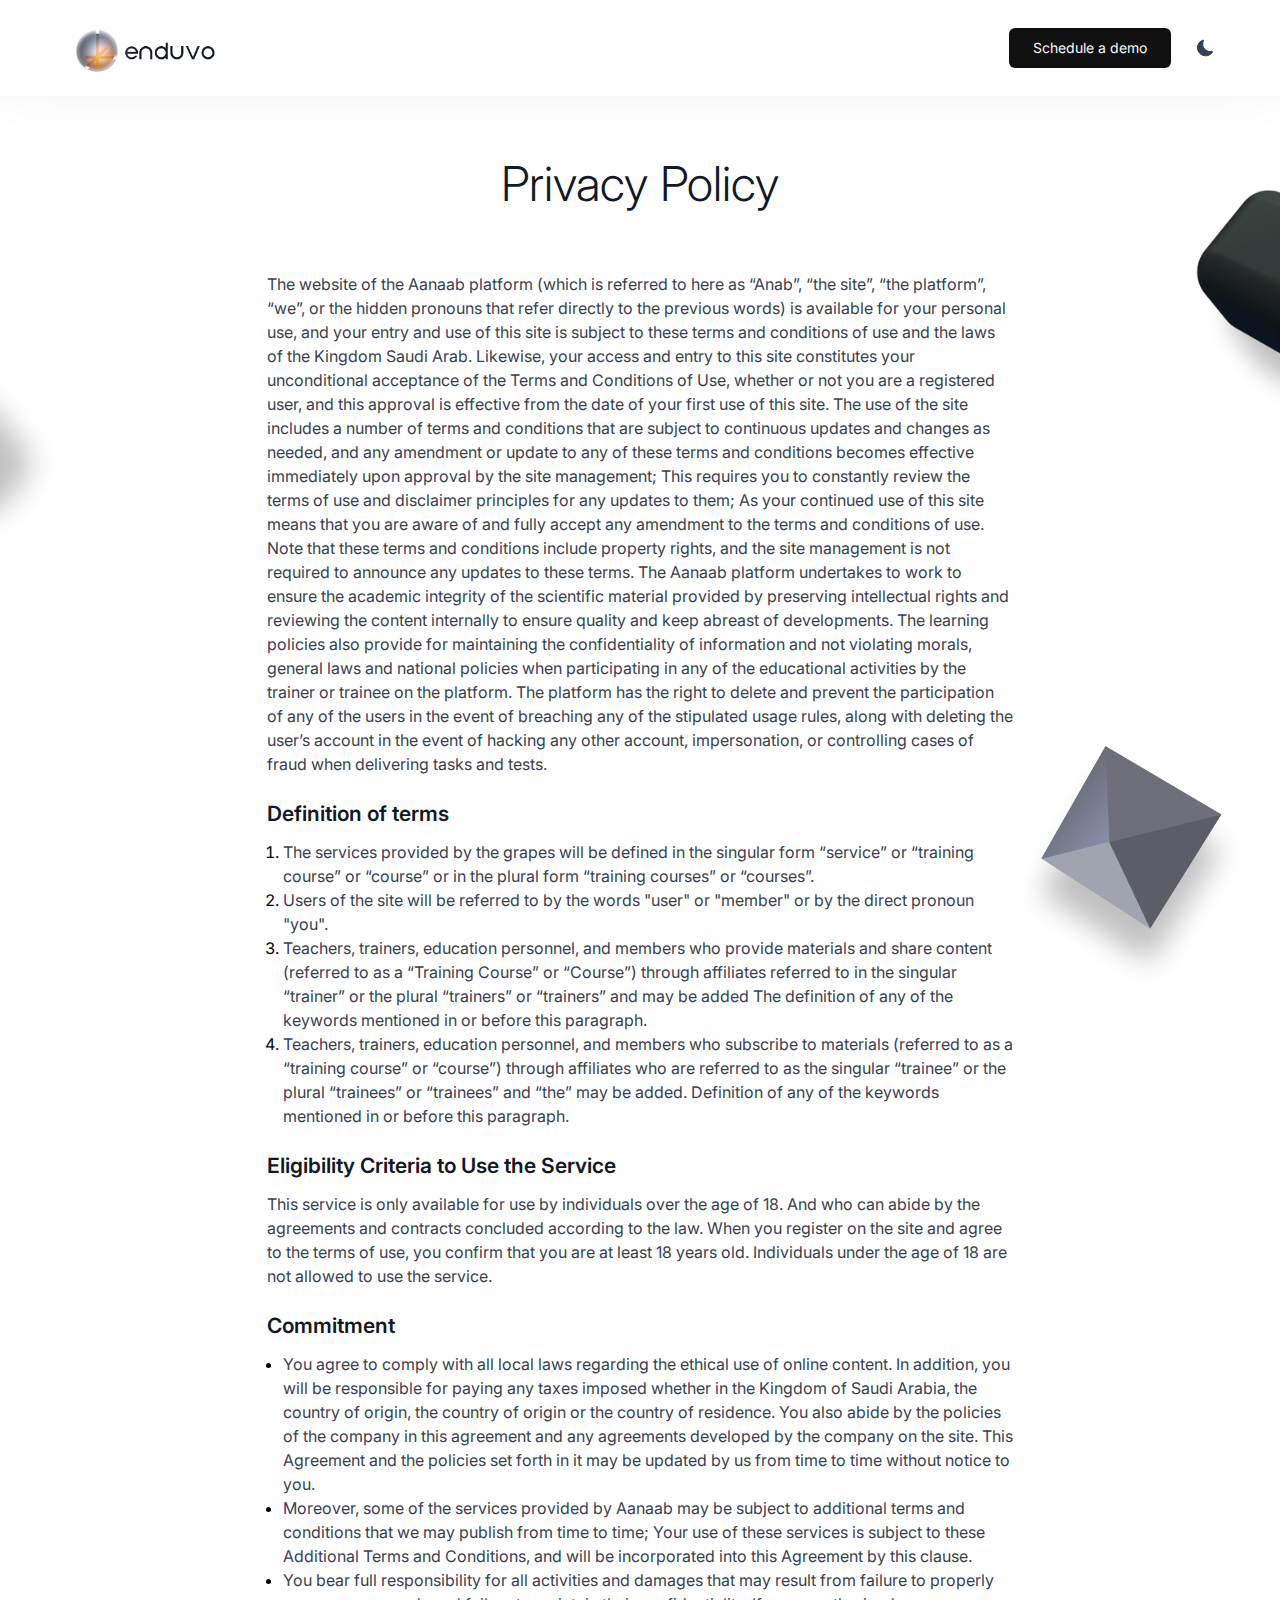
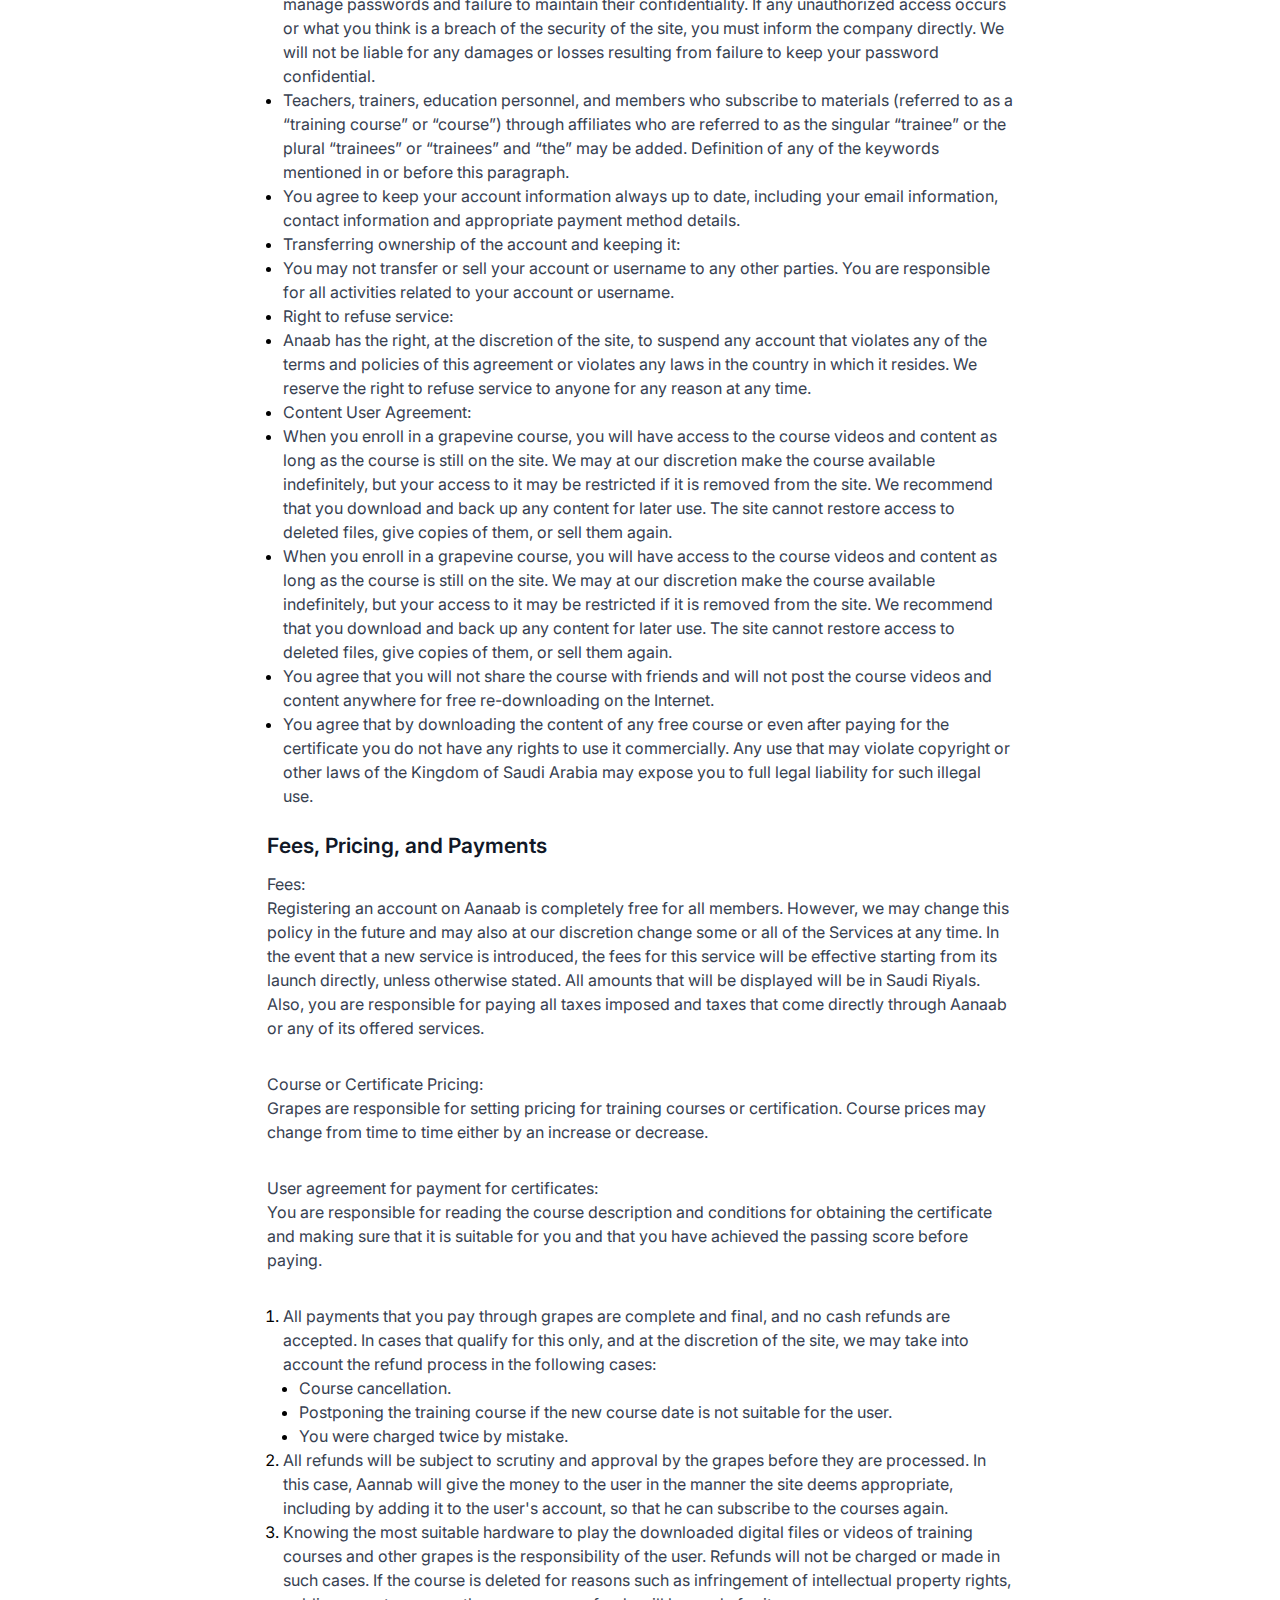
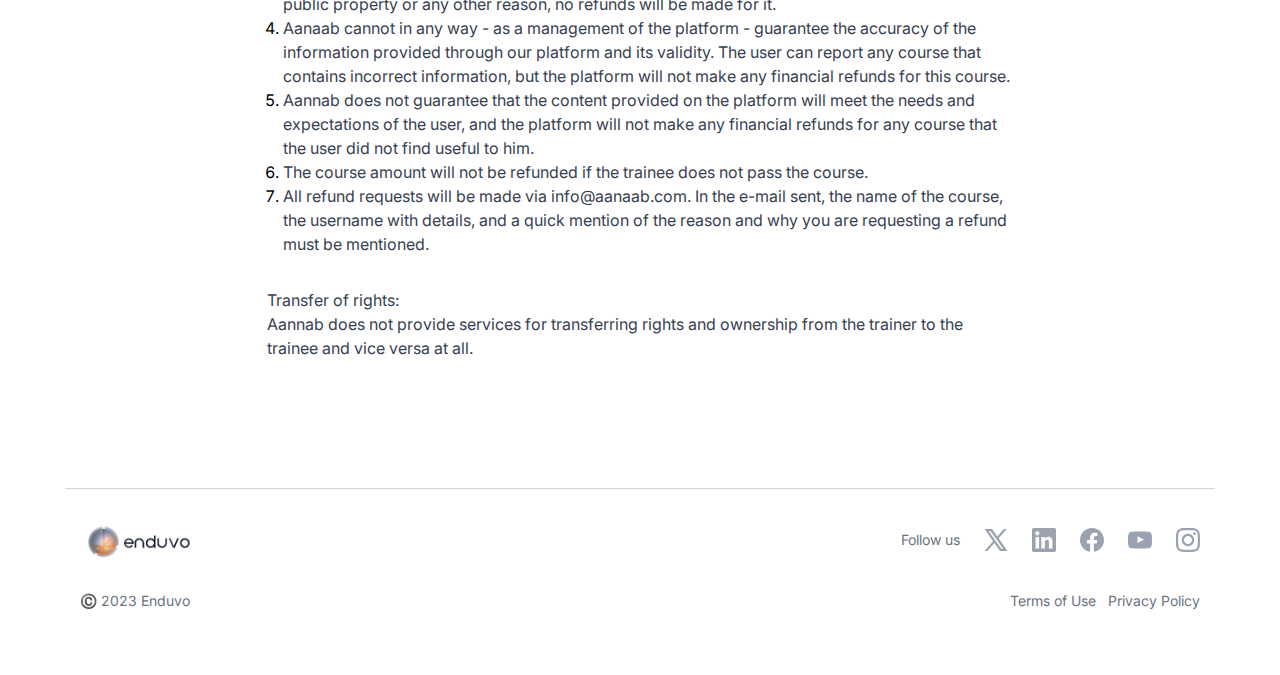
<file: privacy.html>
<!DOCTYPE html>
<html lang="en" dir="ltr">

<head>
    <meta charset="UTF-8">
    <meta name="viewport" content="width=device-width, initial-scale=1.0">
    <link rel="preconnect" href="https://fonts.googleapis.com">
    <link rel="preconnect" href="https://fonts.gstatic.com" crossorigin>
    <link
        href="https://fonts.googleapis.com/css2?family=Inter:wght@100;200;300;400;500;600;700;800;900&family=Plus+Jakarta+Sans:ital,wght@0,200;0,300;0,400;0,500;0,600;0,700;0,800;1,200;1,300;1,400;1,500;1,600;1,700;1,800&display=swap"
        rel="stylesheet">
    <link rel="stylesheet" href="assets/css/style.css">
    <title>Enduvo - privacy Policy Page</title>
</head>

<body>
    <div class="main-content">

        <!-- Header  -->
        <header class="bg-white dark:bg-cool-gray-800 shadow-header-shad sticky top-0 z-40">
            <div class="container py-6 px-5 lg:px-0 flex items-center justify-between">
                <a href="index.html" class="-my-3">
                    <img src="assets/images/Logo.png" class="dark:hidden w-[120px] lg:w-[150px]" width="150" height="72"
                        alt="LOGO">
                    <img src="assets/images/logo-dark.png" class="hidden dark:block w-[120px] lg:w-[150px]" width="150"
                        height="72" alt="LOGO">
                    <span class="sr-only">Logo</span>
                </a>
                <div class="flex items-center gap-6">
                    <button class="secondary-btn demo-popup-btn">
                        Schedule a demo
                    </button>
                    <button class="dark-switch">
                        <img src="assets/images/sun.svg" class="hidden dark:block" width="20" height="20" alt="sun">
                        <img src="assets/images/moon.svg" class="dark:hidden" width="20" height="20" alt="moon">
                        <span class="sr-only">
                            Dark Btn Switcher
                        </span>
                    </button>
                </div>
            </div>
        </header>
        <!-- End Header  -->
        <!-- =========================================================== -->

        <!--  Main Page Content  -->
        <main>
            <div class="container relative">
                <!-- absolute shapes  -->
                <img src="assets/images/shap-1.png" width="324" height="243"
                    class="absolute hidden lg:block top-20 -right-64" alt="shap">
                <img src="assets/images/shap-2.png" width="278" height="240"
                    class="absolute hidden lg:block top-60 -left-60" alt="shap">
                <img src="assets/images/shap-3.png" width="247" height="251"
                    class="absolute hidden lg:block top-[650px] -right-10" alt="shap">
                <div class="privacy-policy-container">
                    <h2 class="">
                        Privacy Policy
                    </h2>
                    <div class="flex flex-col gap-6">
                        <p>
                            The website of the Aanaab platform (which is referred to here as “Anab”, “the site”, “the
                            platform”, “we”, or the hidden pronouns that refer directly to the previous words) is
                            available
                            for your personal use, and your entry and use of this site is subject to these terms and
                            conditions of use and the laws of the Kingdom Saudi Arab. Likewise, your access and entry to
                            this site constitutes your unconditional acceptance of the Terms and Conditions of Use,
                            whether
                            or not you are a registered user, and this approval is effective from the date of your first
                            use
                            of this site.
                            The use of the site includes a number of terms and conditions that are subject to continuous
                            updates and changes as needed, and any amendment or update to any of these terms and
                            conditions
                            becomes effective immediately upon approval by the site management; This requires you to
                            constantly review the terms of use and disclaimer principles for any updates to them; As
                            your
                            continued use of this site means that you are aware of and fully accept any amendment to the
                            terms and conditions of use. Note that these terms and conditions include property rights,
                            and
                            the site management is not required to announce any updates to these terms.
                            The Aanaab platform undertakes to work to ensure the academic integrity of the scientific
                            material provided by preserving intellectual rights and reviewing the content internally to
                            ensure quality and keep abreast of developments. The learning policies also provide for
                            maintaining the confidentiality of information and not violating morals, general laws and
                            national policies when participating in any of the educational activities by the trainer or
                            trainee on the platform. The platform has the right to delete and prevent the participation
                            of
                            any of the users in the event of breaching any of the stipulated usage rules, along with
                            deleting the user’s account in the event of hacking any other account, impersonation, or
                            controlling cases of fraud when delivering tasks and tests.
                        </p>

                        <div class="flex flex-col gap-3">
                            <h6>
                                Definition of terms
                            </h6>
                            <ol>
                                <li>
                                    <p>
                                        The services provided by the grapes will be defined in the singular form
                                        “service” or “training course” or “course” or in the plural form “training
                                        courses” or “courses”.
                                    </p>
                                </li>
                                <li>
                                    <p>
                                        Users of the site will be referred to by the words "user" or "member" or by the
                                        direct pronoun "you".

                                    </p>
                                </li>
                                <li>
                                    <p>
                                        Teachers, trainers, education personnel, and members who provide materials and
                                        share content (referred to as a “Training Course” or “Course”) through
                                        affiliates referred to in the singular “trainer” or the plural “trainers” or
                                        “trainers” and may be added The definition of any of the keywords mentioned in
                                        or before this paragraph.

                                    </p>
                                </li>
                                <li>
                                    <p>
                                        Teachers, trainers, education personnel, and members who subscribe to materials
                                        (referred to as a “training course” or “course”) through affiliates who are
                                        referred to as the singular “trainee” or the plural “trainees” or “trainees” and
                                        “the” may be added. Definition of any of the keywords mentioned in or before
                                        this paragraph.
                                    </p>
                                </li>
                            </ol>
                        </div>

                        <div class="flex flex-col gap-3">
                            <h6>
                                Eligibility Criteria to Use the Service
                            </h6>
                            <p>
                                This service is only available for use by individuals over the age of 18. And who can
                                abide by the agreements and contracts concluded according to the law. When you register
                                on the site and agree to the terms of use, you confirm that you are at least 18 years
                                old. Individuals under the age of 18 are not allowed to use the service.
                            </p>
                        </div>


                        <div class="flex flex-col gap-3">
                            <h6>
                                Commitment
                            </h6>
                            <ul>
                                <li>
                                    <p>
                                        You agree to comply with all local laws regarding the ethical use of online
                                        content. In addition, you will be responsible for paying any taxes imposed
                                        whether in the Kingdom of Saudi Arabia, the country of origin, the country of
                                        origin or the country of residence. You also abide by the policies of the
                                        company in this agreement and any agreements developed by the company on the
                                        site. This Agreement and the policies set forth in it may be updated by us from
                                        time to time without notice to you.
                                    </p>
                                </li>
                                <li>
                                    <p>
                                        Moreover, some of the services provided by Aanaab may be subject to additional
                                        terms and conditions that we may publish from time to time; Your use of these
                                        services is subject to these Additional Terms and Conditions, and will be
                                        incorporated into this Agreement by this clause.
                                    </p>
                                </li>
                                <li>
                                    <p>
                                        You bear full responsibility for all activities and damages that may result from
                                        failure to properly manage passwords and failure to maintain their
                                        confidentiality. If any unauthorized access occurs or what you think is a breach
                                        of the security of the site, you must inform the company directly. We will not
                                        be liable for any damages or losses resulting from failure to keep your password
                                        confidential.
                                    </p>
                                </li>
                                <li>
                                    <p>
                                        Teachers, trainers, education personnel, and members who subscribe to materials
                                        (referred to as a “training course” or “course”) through affiliates who are
                                        referred to as the singular “trainee” or the plural “trainees” or “trainees” and
                                        “the” may be added. Definition of any of the keywords mentioned in or before
                                        this paragraph.
                                    </p>
                                </li>
                                <li>
                                    <p>
                                        You agree to keep your account information always up to date, including your
                                        email information, contact information and appropriate payment method details.
                                    </p>
                                </li>
                                <li>
                                    <p>
                                        Transferring ownership of the account and keeping it:
                                    </p>
                                </li>
                                <li>
                                    <p>
                                        You may not transfer or sell your account or username to any other parties. You
                                        are responsible for all activities related to your account or username.
                                    </p>
                                </li>
                                <li>
                                    <p>
                                        Right to refuse service:
                                    </p>
                                </li>
                                <li>
                                    <p>
                                        Anaab has the right, at the discretion of the site, to suspend any account that
                                        violates any of the terms and policies of this agreement or violates any laws in
                                        the country in which it resides. We reserve the right to refuse service to
                                        anyone for any reason at any time.
                                    </p>
                                </li>
                                <li>
                                    <p>
                                        Content User Agreement:
                                    </p>
                                </li>
                                <li>
                                    <p>
                                        When you enroll in a grapevine course, you will have access to the course videos
                                        and content as long as the course is still on the site. We may at our discretion
                                        make the course available indefinitely, but your access to it may be restricted
                                        if it is removed from the site. We recommend that you download and back up any
                                        content for later use. The site cannot restore access to deleted files, give
                                        copies of them, or sell them again.
                                    </p>
                                </li>
                                <li>
                                    <p>
                                        When you enroll in a grapevine course, you will have access to the course videos
                                        and content as long as the course is still on the site. We may at our discretion
                                        make the course available indefinitely, but your access to it may be restricted
                                        if it is removed from the site. We recommend that you download and back up any
                                        content for later use. The site cannot restore access to deleted files, give
                                        copies of them, or sell them again.
                                    </p>
                                </li>
                                <li>
                                    <p>
                                        You agree that you will not share the course with friends and will not post the
                                        course videos and content anywhere for free re-downloading on the Internet.
                                    </p>
                                </li>
                                <li>
                                    <p>
                                        You agree that by downloading the content of any free course or even after
                                        paying for the certificate you do not have any rights to use it commercially.
                                        Any use that may violate copyright or other laws of the Kingdom of Saudi Arabia
                                        may expose you to full legal liability for such illegal use.
                                    </p>
                                </li>

                            </ul>
                        </div>


                        <div class="flex flex-col gap-3">
                            <h6>
                                Fees, Pricing, and Payments
                            </h6>
                            <div class="flex flex-col gap-8">

                                <p>
                                    Fees: <br>
                                    Registering an account on Aanaab is completely free for all members. However, we may
                                    change this policy in the future and may also at our discretion change some or all
                                    of the Services at any time. In the event that a new service is introduced, the fees
                                    for this service will be effective starting from its launch directly, unless
                                    otherwise stated. All amounts that will be displayed will be in Saudi Riyals. Also,
                                    you are responsible for paying all taxes imposed and taxes that come directly
                                    through Aanaab or any of its offered services.
                                </p>

                                <p>
                                    Course or Certificate Pricing: <br>
                                    Grapes are responsible for setting pricing for training courses or certification.
                                    Course prices may change from time to time either by an increase or decrease.
                                </p>
                                <p>
                                    User agreement for payment for certificates:<br>
                                    You are responsible for reading the course description and conditions for obtaining
                                    the certificate and making sure that it is suitable for you and that you have
                                    achieved the passing score before paying.
                                </p>

                                <ol>
                                    <li>
                                        <p>
                                            All payments that you pay through grapes are complete and final, and no cash
                                            refunds are accepted. In cases that qualify for this only, and at the
                                            discretion of the site, we may take into account the refund process in the
                                            following cases:
                                        </p>
                                        <ul>
                                            <li>
                                                <p>
                                                    Course cancellation.
                                                </p>
                                            </li>
                                            <li>
                                                <p>
                                                    Postponing the training course if the new course date is not
                                                    suitable for the user.
                                                </p>
                                            </li>
                                            <li>
                                                <p>
                                                    You were charged twice by mistake.
                                                </p>
                                            </li>
                                        </ul>
                                    </li>
                                    <li>
                                        <p>
                                            All refunds will be subject to scrutiny and approval by the grapes before
                                            they are processed. In this case, Aannab will give the money to the user in
                                            the manner the site deems appropriate, including by adding it to the user's
                                            account, so that he can subscribe to the courses again.
                                        </p>
                                    </li>
                                    <li>
                                        <p>
                                            Knowing the most suitable hardware to play the downloaded digital files or
                                            videos of training courses and other grapes is the responsibility of the
                                            user. Refunds will not be charged or made in such cases. If the course is
                                            deleted for reasons such as infringement of intellectual property rights,
                                            public property or any other reason, no refunds will be made for it.

                                        </p>
                                    </li>
                                    <li>
                                        <p>
                                            Aanaab cannot in any way - as a management of the platform - guarantee the
                                            accuracy of the information provided through our platform and its validity.
                                            The user can report any course that contains incorrect information, but the
                                            platform will not make any financial refunds for this course.

                                        </p>
                                    </li>
                                    <li>
                                        <p>
                                            Aannab does not guarantee that the content provided on the platform will
                                            meet the needs and expectations of the user, and the platform will not make
                                            any financial refunds for any course that the user did not find useful to
                                            him.

                                        </p>
                                    </li>
                                    <li>
                                        <p>
                                            The course amount will not be refunded if the trainee does not pass the
                                            course.

                                        </p>
                                    </li>
                                    <li>
                                        <p>
                                            All refund requests will be made via info@aanaab.com. In the e-mail sent,
                                            the name of the course, the username with details, and a quick mention of
                                            the reason and why you are requesting a refund must be mentioned.
                                        </p>
                                    </li>
                                </ol>

                                <p>
                                    Transfer of rights: <br>
                                    Aannab does not provide services for transferring rights and ownership from the
                                    trainer to the trainee and vice versa at all.
                                </p>
                            </div>
                        </div>
                    </div>
                </div>
            </div>
        </main>
        <!-- End Main Page Content  -->
        <!-- =========================================================== -->

        <footer class="py-10 lg:py-16 relative bg-white dark:bg-cool-gray-900">
            <div class="container flex flex-col gap-4 lg:gap-6 pt-6 border-t border-[#D0D5DD]">
                <div class="flex flex-col lg:flex-row gap-6 items-center justify-between">
                    <img src="assets/images/Logo.png" class="dark:hidden" width="110" height="53" alt="LOGO">
                    <img src="assets/images/logo-dark.png" class="hidden dark:block" width="110" height="53" alt="LOGO">

                    <div class="flex items-center gap-6">
                        <p class="text-cool-gray-500 text-sm leading-normal">
                            Follow us
                        </p>
                        <!-- Social Media  -->
                        <ul class="flex items-center gap-6">

                            <li>
                                <a href="#" class="">
                                    <svg width="24" height="24" viewBox="0 0 24 24" fill="none"
                                        xmlns="http://www.w3.org/2000/svg">
                                        <path fill-rule="evenodd" clip-rule="evenodd"
                                            d="M15.9455 23L10.396 15.0901L3.44886 23H0.509766L9.09209 13.2311L0.509766 1H8.05571L13.286 8.45502L19.8393 1H22.7784L14.5943 10.3165L23.4914 23H15.9455ZM19.2185 20.77H17.2398L4.71811 3.23H6.6971L11.7121 10.2532L12.5793 11.4719L19.2185 20.77Z"
                                            fill="#9CA3AF" />
                                    </svg>
                                    <span class="sr-only">Twitter Link</span>
                                </a>
                            </li>

                            <li>
                                <a href="#" class="">
                                    <svg width="24" height="24" viewBox="0 0 24 24" fill="none"
                                        xmlns="http://www.w3.org/2000/svg">
                                        <g clip-path="url(#clip0_190_1317)">
                                            <path
                                                d="M22.2234 0H1.77187C0.792187 0 0 0.773438 0 1.72969V22.2656C0 23.2219 0.792187 24 1.77187 24H22.2234C23.2031 24 24 23.2219 24 22.2703V1.72969C24 0.773438 23.2031 0 22.2234 0ZM7.12031 20.4516H3.55781V8.99531H7.12031V20.4516ZM5.33906 7.43438C4.19531 7.43438 3.27188 6.51094 3.27188 5.37187C3.27188 4.23281 4.19531 3.30937 5.33906 3.30937C6.47813 3.30937 7.40156 4.23281 7.40156 5.37187C7.40156 6.50625 6.47813 7.43438 5.33906 7.43438ZM20.4516 20.4516H16.8937V14.8828C16.8937 13.5562 16.8703 11.8453 15.0422 11.8453C13.1906 11.8453 12.9094 13.2937 12.9094 14.7891V20.4516H9.35625V8.99531H12.7687V10.5609H12.8156C13.2891 9.66094 14.4516 8.70938 16.1813 8.70938C19.7859 8.70938 20.4516 11.0813 20.4516 14.1656V20.4516Z"
                                                fill="#9CA3AF" />
                                        </g>
                                        <defs>
                                            <clipPath id="clip0_190_1317">
                                                <rect width="24" height="24" fill="white" />
                                            </clipPath>
                                        </defs>
                                    </svg>

                                    <span class="sr-only">LinkedIn Link</span>
                                </a>
                            </li>

                            <li>
                                <a href="#" class="">
                                    <svg width="24" height="24" viewBox="0 0 24 24" fill="none"
                                        xmlns="http://www.w3.org/2000/svg">
                                        <g clip-path="url(#clip0_190_1318)">
                                            <path
                                                d="M24 12C24 5.37258 18.6274 0 12 0C5.37258 0 0 5.37258 0 12C0 17.9895 4.3882 22.954 10.125 23.8542V15.4688H7.07812V12H10.125V9.35625C10.125 6.34875 11.9166 4.6875 14.6576 4.6875C15.9701 4.6875 17.3438 4.92188 17.3438 4.92188V7.875H15.8306C14.34 7.875 13.875 8.80008 13.875 9.75V12H17.2031L16.6711 15.4688H13.875V23.8542C19.6118 22.954 24 17.9895 24 12Z"
                                                fill="#9CA3AF" />
                                        </g>
                                        <defs>
                                            <clipPath id="clip0_190_1318">
                                                <rect width="24" height="24" fill="white" />
                                            </clipPath>
                                        </defs>
                                    </svg>

                                    <span class="sr-only">Facebook Link</span>
                                </a>
                            </li>

                            <li>
                                <a href="#" class="">
                                    <svg width="24" height="18" viewBox="0 0 24 18" fill="none"
                                        xmlns="http://www.w3.org/2000/svg">
                                        <path
                                            d="M23.7609 4.20005C23.7609 4.20005 23.5266 2.54536 22.8047 1.8188C21.8906 0.862549 20.8688 0.857861 20.4 0.801611C17.0438 0.557861 12.0047 0.557861 12.0047 0.557861H11.9953C11.9953 0.557861 6.95625 0.557861 3.6 0.801611C3.13125 0.857861 2.10938 0.862549 1.19531 1.8188C0.473438 2.54536 0.24375 4.20005 0.24375 4.20005C0.24375 4.20005 0 6.14536 0 8.08599V9.90474C0 11.8454 0.239062 13.7907 0.239062 13.7907C0.239062 13.7907 0.473437 15.4454 1.19062 16.1719C2.10469 17.1282 3.30469 17.0954 3.83906 17.1985C5.76094 17.3813 12 17.4375 12 17.4375C12 17.4375 17.0438 17.4282 20.4 17.1891C20.8688 17.1329 21.8906 17.1282 22.8047 16.1719C23.5266 15.4454 23.7609 13.7907 23.7609 13.7907C23.7609 13.7907 24 11.85 24 9.90474V8.08599C24 6.14536 23.7609 4.20005 23.7609 4.20005ZM9.52031 12.1125V5.36724L16.0031 8.75161L9.52031 12.1125Z"
                                            fill="#98A2B3" />
                                    </svg>

                                    <span class="sr-only">Youtube Link</span>
                                </a>
                            </li>

                            <li>
                                <a href="#" class="">
                                    <svg width="24" height="24" viewBox="0 0 24 24" fill="none"
                                        xmlns="http://www.w3.org/2000/svg">
                                        <g clip-path="url(#clip0_190_1320)">
                                            <path
                                                d="M12 2.16094C15.2063 2.16094 15.5859 2.175 16.8469 2.23125C18.0188 2.28281 18.6516 2.47969 19.0734 2.64375C19.6313 2.85938 20.0344 3.12188 20.4516 3.53906C20.8734 3.96094 21.1313 4.35938 21.3469 4.91719C21.5109 5.33906 21.7078 5.97656 21.7594 7.14375C21.8156 8.40937 21.8297 8.78906 21.8297 11.9906C21.8297 15.1969 21.8156 15.5766 21.7594 16.8375C21.7078 18.0094 21.5109 18.6422 21.3469 19.0641C21.1313 19.6219 20.8687 20.025 20.4516 20.4422C20.0297 20.8641 19.6313 21.1219 19.0734 21.3375C18.6516 21.5016 18.0141 21.6984 16.8469 21.75C15.5813 21.8062 15.2016 21.8203 12 21.8203C8.79375 21.8203 8.41406 21.8062 7.15313 21.75C5.98125 21.6984 5.34844 21.5016 4.92656 21.3375C4.36875 21.1219 3.96563 20.8594 3.54844 20.4422C3.12656 20.0203 2.86875 19.6219 2.65313 19.0641C2.48906 18.6422 2.29219 18.0047 2.24063 16.8375C2.18438 15.5719 2.17031 15.1922 2.17031 11.9906C2.17031 8.78438 2.18438 8.40469 2.24063 7.14375C2.29219 5.97187 2.48906 5.33906 2.65313 4.91719C2.86875 4.35938 3.13125 3.95625 3.54844 3.53906C3.97031 3.11719 4.36875 2.85938 4.92656 2.64375C5.34844 2.47969 5.98594 2.28281 7.15313 2.23125C8.41406 2.175 8.79375 2.16094 12 2.16094ZM12 0C8.74219 0 8.33438 0.0140625 7.05469 0.0703125C5.77969 0.126563 4.90313 0.332812 4.14375 0.628125C3.35156 0.9375 2.68125 1.34531 2.01563 2.01562C1.34531 2.68125 0.9375 3.35156 0.628125 4.13906C0.332812 4.90313 0.126563 5.775 0.0703125 7.05C0.0140625 8.33437 0 8.74219 0 12C0 15.2578 0.0140625 15.6656 0.0703125 16.9453C0.126563 18.2203 0.332812 19.0969 0.628125 19.8563C0.9375 20.6484 1.34531 21.3188 2.01563 21.9844C2.68125 22.65 3.35156 23.0625 4.13906 23.3672C4.90313 23.6625 5.775 23.8687 7.05 23.925C8.32969 23.9812 8.7375 23.9953 11.9953 23.9953C15.2531 23.9953 15.6609 23.9812 16.9406 23.925C18.2156 23.8687 19.0922 23.6625 19.8516 23.3672C20.6391 23.0625 21.3094 22.65 21.975 21.9844C22.6406 21.3188 23.0531 20.6484 23.3578 19.8609C23.6531 19.0969 23.8594 18.225 23.9156 16.95C23.9719 15.6703 23.9859 15.2625 23.9859 12.0047C23.9859 8.74688 23.9719 8.33906 23.9156 7.05938C23.8594 5.78438 23.6531 4.90781 23.3578 4.14844C23.0625 3.35156 22.6547 2.68125 21.9844 2.01562C21.3188 1.35 20.6484 0.9375 19.8609 0.632812C19.0969 0.3375 18.225 0.13125 16.95 0.075C15.6656 0.0140625 15.2578 0 12 0Z"
                                                fill="#9CA3AF" />
                                            <path
                                                d="M12 5.83594C8.59688 5.83594 5.83594 8.59688 5.83594 12C5.83594 15.4031 8.59688 18.1641 12 18.1641C15.4031 18.1641 18.1641 15.4031 18.1641 12C18.1641 8.59688 15.4031 5.83594 12 5.83594ZM12 15.9984C9.79219 15.9984 8.00156 14.2078 8.00156 12C8.00156 9.79219 9.79219 8.00156 12 8.00156C14.2078 8.00156 15.9984 9.79219 15.9984 12C15.9984 14.2078 14.2078 15.9984 12 15.9984Z"
                                                fill="#98A2B3" />
                                            <path
                                                d="M19.8469 5.59214C19.8469 6.38902 19.2 7.0312 18.4078 7.0312C17.6109 7.0312 16.9688 6.38433 16.9688 5.59214C16.9688 4.79526 17.6156 4.15308 18.4078 4.15308C19.2 4.15308 19.8469 4.79995 19.8469 5.59214Z"
                                                fill="#98A2B3" />
                                        </g>
                                        <defs>
                                            <clipPath id="clip0_190_1320">
                                                <rect width="24" height="24" fill="white" />
                                            </clipPath>
                                        </defs>
                                    </svg>

                                    <span class="sr-only">Instagram Link</span>
                                </a>
                            </li>
                        </ul>
                    </div>
                </div>

                <div class="flex flex-col-reverse lg:flex-row gap-4 items-center justify-between">
                    <p class="text-cool-gray-500 text-sm leading-normal">
                        ©️ 2023 Enduvo
                    </p>

                    <!-- Footer navigation  -->
                    <nav class="footer-nav">
                        <!-- <a href="#" class="footer-nav-link">
                            About
                        </a>
                        <a href="#" class="footer-nav-link">
                            Careers
                        </a> -->
                        <a href="#" class="footer-nav-link">
                            Terms of Use
                        </a>
                        <a href="privacy.html" class="footer-nav-link">
                            Privacy Policy
                        </a>
                    </nav>
                </div>
            </div>
        </footer>

        <!-- =========================================================== -->
    </div>

    <script src="assets/js/jquiry.js"></script>
    <script src="assets/js/scripts.js"></script>
</body>

</html>
</file>
<file: assets/css/style.css>
/*
! tailwindcss v3.3.3 | MIT License | https://tailwindcss.com
*/

/*
1. Prevent padding and border from affecting element width. (https://github.com/mozdevs/cssremedy/issues/4)
2. Allow adding a border to an element by just adding a border-width. (https://github.com/tailwindcss/tailwindcss/pull/116)
*/

*,
::before,
::after {
  box-sizing: border-box;
  /* 1 */
  border-width: 0;
  /* 2 */
  border-style: solid;
  /* 2 */
  border-color: #e5e7eb;
  /* 2 */
}

::before,
::after {
  --tw-content: '';
}

/*
1. Use a consistent sensible line-height in all browsers.
2. Prevent adjustments of font size after orientation changes in iOS.
3. Use a more readable tab size.
4. Use the user's configured `sans` font-family by default.
5. Use the user's configured `sans` font-feature-settings by default.
6. Use the user's configured `sans` font-variation-settings by default.
*/

html {
  line-height: 1.5;
  /* 1 */
  -webkit-text-size-adjust: 100%;
  /* 2 */
  -moz-tab-size: 4;
  /* 3 */
  -o-tab-size: 4;
     tab-size: 4;
  /* 3 */
  font-family: ui-sans-serif, system-ui, -apple-system, BlinkMacSystemFont, "Segoe UI", Roboto, "Helvetica Neue", Arial, "Noto Sans", sans-serif, "Apple Color Emoji", "Segoe UI Emoji", "Segoe UI Symbol", "Noto Color Emoji";
  /* 4 */
  font-feature-settings: normal;
  /* 5 */
  font-variation-settings: normal;
  /* 6 */
}

/*
1. Remove the margin in all browsers.
2. Inherit line-height from `html` so users can set them as a class directly on the `html` element.
*/

body {
  margin: 0;
  /* 1 */
  line-height: inherit;
  /* 2 */
}

/*
1. Add the correct height in Firefox.
2. Correct the inheritance of border color in Firefox. (https://bugzilla.mozilla.org/show_bug.cgi?id=190655)
3. Ensure horizontal rules are visible by default.
*/

hr {
  height: 0;
  /* 1 */
  color: inherit;
  /* 2 */
  border-top-width: 1px;
  /* 3 */
}

/*
Add the correct text decoration in Chrome, Edge, and Safari.
*/

abbr:where([title]) {
  -webkit-text-decoration: underline dotted;
          text-decoration: underline dotted;
}

/*
Remove the default font size and weight for headings.
*/

h1,
h2,
h3,
h4,
h5,
h6 {
  font-size: inherit;
  font-weight: inherit;
}

/*
Reset links to optimize for opt-in styling instead of opt-out.
*/

a {
  color: inherit;
  text-decoration: inherit;
}

/*
Add the correct font weight in Edge and Safari.
*/

b,
strong {
  font-weight: bolder;
}

/*
1. Use the user's configured `mono` font family by default.
2. Correct the odd `em` font sizing in all browsers.
*/

code,
kbd,
samp,
pre {
  font-family: ui-monospace, SFMono-Regular, Menlo, Monaco, Consolas, "Liberation Mono", "Courier New", monospace;
  /* 1 */
  font-size: 1em;
  /* 2 */
}

/*
Add the correct font size in all browsers.
*/

small {
  font-size: 80%;
}

/*
Prevent `sub` and `sup` elements from affecting the line height in all browsers.
*/

sub,
sup {
  font-size: 75%;
  line-height: 0;
  position: relative;
  vertical-align: baseline;
}

sub {
  bottom: -0.25em;
}

sup {
  top: -0.5em;
}

/*
1. Remove text indentation from table contents in Chrome and Safari. (https://bugs.chromium.org/p/chromium/issues/detail?id=999088, https://bugs.webkit.org/show_bug.cgi?id=201297)
2. Correct table border color inheritance in all Chrome and Safari. (https://bugs.chromium.org/p/chromium/issues/detail?id=935729, https://bugs.webkit.org/show_bug.cgi?id=195016)
3. Remove gaps between table borders by default.
*/

table {
  text-indent: 0;
  /* 1 */
  border-color: inherit;
  /* 2 */
  border-collapse: collapse;
  /* 3 */
}

/*
1. Change the font styles in all browsers.
2. Remove the margin in Firefox and Safari.
3. Remove default padding in all browsers.
*/

button,
input,
optgroup,
select,
textarea {
  font-family: inherit;
  /* 1 */
  font-feature-settings: inherit;
  /* 1 */
  font-variation-settings: inherit;
  /* 1 */
  font-size: 100%;
  /* 1 */
  font-weight: inherit;
  /* 1 */
  line-height: inherit;
  /* 1 */
  color: inherit;
  /* 1 */
  margin: 0;
  /* 2 */
  padding: 0;
  /* 3 */
}

/*
Remove the inheritance of text transform in Edge and Firefox.
*/

button,
select {
  text-transform: none;
}

/*
1. Correct the inability to style clickable types in iOS and Safari.
2. Remove default button styles.
*/

button,
[type='button'],
[type='reset'],
[type='submit'] {
  -webkit-appearance: button;
  /* 1 */
  background-color: transparent;
  /* 2 */
  background-image: none;
  /* 2 */
}

/*
Use the modern Firefox focus style for all focusable elements.
*/

:-moz-focusring {
  outline: auto;
}

/*
Remove the additional `:invalid` styles in Firefox. (https://github.com/mozilla/gecko-dev/blob/2f9eacd9d3d995c937b4251a5557d95d494c9be1/layout/style/res/forms.css#L728-L737)
*/

:-moz-ui-invalid {
  box-shadow: none;
}

/*
Add the correct vertical alignment in Chrome and Firefox.
*/

progress {
  vertical-align: baseline;
}

/*
Correct the cursor style of increment and decrement buttons in Safari.
*/

::-webkit-inner-spin-button,
::-webkit-outer-spin-button {
  height: auto;
}

/*
1. Correct the odd appearance in Chrome and Safari.
2. Correct the outline style in Safari.
*/

[type='search'] {
  -webkit-appearance: textfield;
  /* 1 */
  outline-offset: -2px;
  /* 2 */
}

/*
Remove the inner padding in Chrome and Safari on macOS.
*/

::-webkit-search-decoration {
  -webkit-appearance: none;
}

/*
1. Correct the inability to style clickable types in iOS and Safari.
2. Change font properties to `inherit` in Safari.
*/

::-webkit-file-upload-button {
  -webkit-appearance: button;
  /* 1 */
  font: inherit;
  /* 2 */
}

/*
Add the correct display in Chrome and Safari.
*/

summary {
  display: list-item;
}

/*
Removes the default spacing and border for appropriate elements.
*/

blockquote,
dl,
dd,
h1,
h2,
h3,
h4,
h5,
h6,
hr,
figure,
p,
pre {
  margin: 0;
}

fieldset {
  margin: 0;
  padding: 0;
}

legend {
  padding: 0;
}

ol,
ul,
menu {
  list-style: none;
  margin: 0;
  padding: 0;
}

/*
Reset default styling for dialogs.
*/

dialog {
  padding: 0;
}

/*
Prevent resizing textareas horizontally by default.
*/

textarea {
  resize: vertical;
}

/*
1. Reset the default placeholder opacity in Firefox. (https://github.com/tailwindlabs/tailwindcss/issues/3300)
2. Set the default placeholder color to the user's configured gray 400 color.
*/

input::-moz-placeholder, textarea::-moz-placeholder {
  opacity: 1;
  /* 1 */
  color: #9ca3af;
  /* 2 */
}

input::placeholder,
textarea::placeholder {
  opacity: 1;
  /* 1 */
  color: #9ca3af;
  /* 2 */
}

/*
Set the default cursor for buttons.
*/

button,
[role="button"] {
  cursor: pointer;
}

/*
Make sure disabled buttons don't get the pointer cursor.
*/

:disabled {
  cursor: default;
}

/*
1. Make replaced elements `display: block` by default. (https://github.com/mozdevs/cssremedy/issues/14)
2. Add `vertical-align: middle` to align replaced elements more sensibly by default. (https://github.com/jensimmons/cssremedy/issues/14#issuecomment-634934210)
   This can trigger a poorly considered lint error in some tools but is included by design.
*/

img,
svg,
video,
canvas,
audio,
iframe,
embed,
object {
  display: block;
  /* 1 */
  vertical-align: middle;
  /* 2 */
}

/*
Constrain images and videos to the parent width and preserve their intrinsic aspect ratio. (https://github.com/mozdevs/cssremedy/issues/14)
*/

img,
video {
  max-width: 100%;
  height: auto;
}

/* Make elements with the HTML hidden attribute stay hidden by default */

[hidden] {
  display: none;
}

*, ::before, ::after {
  --tw-border-spacing-x: 0;
  --tw-border-spacing-y: 0;
  --tw-translate-x: 0;
  --tw-translate-y: 0;
  --tw-rotate: 0;
  --tw-skew-x: 0;
  --tw-skew-y: 0;
  --tw-scale-x: 1;
  --tw-scale-y: 1;
  --tw-pan-x:  ;
  --tw-pan-y:  ;
  --tw-pinch-zoom:  ;
  --tw-scroll-snap-strictness: proximity;
  --tw-gradient-from-position:  ;
  --tw-gradient-via-position:  ;
  --tw-gradient-to-position:  ;
  --tw-ordinal:  ;
  --tw-slashed-zero:  ;
  --tw-numeric-figure:  ;
  --tw-numeric-spacing:  ;
  --tw-numeric-fraction:  ;
  --tw-ring-inset:  ;
  --tw-ring-offset-width: 0px;
  --tw-ring-offset-color: #fff;
  --tw-ring-color: rgb(59 130 246 / 0.5);
  --tw-ring-offset-shadow: 0 0 #0000;
  --tw-ring-shadow: 0 0 #0000;
  --tw-shadow: 0 0 #0000;
  --tw-shadow-colored: 0 0 #0000;
  --tw-blur:  ;
  --tw-brightness:  ;
  --tw-contrast:  ;
  --tw-grayscale:  ;
  --tw-hue-rotate:  ;
  --tw-invert:  ;
  --tw-saturate:  ;
  --tw-sepia:  ;
  --tw-drop-shadow:  ;
  --tw-backdrop-blur:  ;
  --tw-backdrop-brightness:  ;
  --tw-backdrop-contrast:  ;
  --tw-backdrop-grayscale:  ;
  --tw-backdrop-hue-rotate:  ;
  --tw-backdrop-invert:  ;
  --tw-backdrop-opacity:  ;
  --tw-backdrop-saturate:  ;
  --tw-backdrop-sepia:  ;
}

::backdrop {
  --tw-border-spacing-x: 0;
  --tw-border-spacing-y: 0;
  --tw-translate-x: 0;
  --tw-translate-y: 0;
  --tw-rotate: 0;
  --tw-skew-x: 0;
  --tw-skew-y: 0;
  --tw-scale-x: 1;
  --tw-scale-y: 1;
  --tw-pan-x:  ;
  --tw-pan-y:  ;
  --tw-pinch-zoom:  ;
  --tw-scroll-snap-strictness: proximity;
  --tw-gradient-from-position:  ;
  --tw-gradient-via-position:  ;
  --tw-gradient-to-position:  ;
  --tw-ordinal:  ;
  --tw-slashed-zero:  ;
  --tw-numeric-figure:  ;
  --tw-numeric-spacing:  ;
  --tw-numeric-fraction:  ;
  --tw-ring-inset:  ;
  --tw-ring-offset-width: 0px;
  --tw-ring-offset-color: #fff;
  --tw-ring-color: rgb(59 130 246 / 0.5);
  --tw-ring-offset-shadow: 0 0 #0000;
  --tw-ring-shadow: 0 0 #0000;
  --tw-shadow: 0 0 #0000;
  --tw-shadow-colored: 0 0 #0000;
  --tw-blur:  ;
  --tw-brightness:  ;
  --tw-contrast:  ;
  --tw-grayscale:  ;
  --tw-hue-rotate:  ;
  --tw-invert:  ;
  --tw-saturate:  ;
  --tw-sepia:  ;
  --tw-drop-shadow:  ;
  --tw-backdrop-blur:  ;
  --tw-backdrop-brightness:  ;
  --tw-backdrop-contrast:  ;
  --tw-backdrop-grayscale:  ;
  --tw-backdrop-hue-rotate:  ;
  --tw-backdrop-invert:  ;
  --tw-backdrop-opacity:  ;
  --tw-backdrop-saturate:  ;
  --tw-backdrop-sepia:  ;
}

.container {
  width: 100%;
  margin-right: auto;
  margin-left: auto;
  padding-right: 0rem;
  padding-left: 0rem;
}

@media (min-width: 574px) {
  .container {
    max-width: 574px;
  }
}

@media (min-width: 768px) {
  .container {
    max-width: 768px;
  }
}

@media (min-width: 1024px) {
  .container {
    max-width: 1024px;
    padding-right: 15px;
    padding-left: 15px;
  }
}

@media (min-width: 1150px) {
  .container {
    max-width: 1150px;
  }
}

.sr-only {
  position: absolute;
  width: 1px;
  height: 1px;
  padding: 0;
  margin: -1px;
  overflow: hidden;
  clip: rect(0, 0, 0, 0);
  white-space: nowrap;
  border-width: 0;
}

.absolute {
  position: absolute;
}

.relative {
  position: relative;
}

.sticky {
  position: sticky;
}

.-bottom-52 {
  bottom: -13rem;
}

.-left-60 {
  left: -15rem;
}

.-right-10 {
  right: -2.5rem;
}

.-right-64 {
  right: -16rem;
}

.-top-10 {
  top: -2.5rem;
}

.end-12 {
  inset-inline-end: 3rem;
}

.left-0 {
  left: 0px;
}

.right-10 {
  right: 2.5rem;
}

.start-1\/3 {
  inset-inline-start: 33.333333%;
}

.top-0 {
  top: 0px;
}

.top-12 {
  top: 3rem;
}

.top-20 {
  top: 5rem;
}

.top-40 {
  top: 10rem;
}

.top-60 {
  top: 15rem;
}

.top-\[650px\] {
  top: 650px;
}

.top-full {
  top: 100%;
}

.z-10 {
  z-index: 10;
}

.z-40 {
  z-index: 40;
}

.-my-3 {
  margin-top: -0.75rem;
  margin-bottom: -0.75rem;
}

.my-12 {
  margin-top: 3rem;
  margin-bottom: 3rem;
}

.-mt-16 {
  margin-top: -4rem;
}

.mb-3 {
  margin-bottom: 0.75rem;
}

.ms-9 {
  -webkit-margin-start: 2.25rem;
          margin-inline-start: 2.25rem;
}

.ms-auto {
  -webkit-margin-start: auto;
          margin-inline-start: auto;
}

.block {
  display: block;
}

.flex {
  display: flex;
}

.grid {
  display: grid;
}

.hidden {
  display: none;
}

.h-\[12px\] {
  height: 12px;
}

.h-\[260px\] {
  height: 260px;
}

.h-full {
  height: 100%;
}

.max-h-\[80\%\] {
  max-height: 80%;
}

.w-6 {
  width: 1.5rem;
}

.w-\[120px\] {
  width: 120px;
}

.w-\[220px\] {
  width: 220px;
}

.w-\[94\%\] {
  width: 94%;
}

.w-full {
  width: 100%;
}

.-translate-x-1\/2 {
  --tw-translate-x: -50%;
  transform: translate(var(--tw-translate-x), var(--tw-translate-y)) rotate(var(--tw-rotate)) skewX(var(--tw-skew-x)) skewY(var(--tw-skew-y)) scaleX(var(--tw-scale-x)) scaleY(var(--tw-scale-y));
}

.transform {
  transform: translate(var(--tw-translate-x), var(--tw-translate-y)) rotate(var(--tw-rotate)) skewX(var(--tw-skew-x)) skewY(var(--tw-skew-y)) scaleX(var(--tw-scale-x)) scaleY(var(--tw-scale-y));
}

.cursor-pointer {
  cursor: pointer;
}

.grid-cols-1 {
  grid-template-columns: repeat(1, minmax(0, 1fr));
}

.flex-col {
  flex-direction: column;
}

.flex-col-reverse {
  flex-direction: column-reverse;
}

.flex-wrap {
  flex-wrap: wrap;
}

.items-center {
  align-items: center;
}

.justify-end {
  justify-content: flex-end;
}

.justify-center {
  justify-content: center;
}

.justify-between {
  justify-content: space-between;
}

.gap-10 {
  gap: 2.5rem;
}

.gap-16 {
  gap: 4rem;
}

.gap-2 {
  gap: 0.5rem;
}

.gap-3 {
  gap: 0.75rem;
}

.gap-4 {
  gap: 1rem;
}

.gap-5 {
  gap: 1.25rem;
}

.gap-6 {
  gap: 1.5rem;
}

.gap-8 {
  gap: 2rem;
}

.overflow-hidden {
  overflow: hidden;
}

.rounded-lg {
  border-radius: 0.5rem;
}

.rounded-xl {
  border-radius: 0.75rem;
}

.rounded-2xl {
  border-radius: 1rem;
}

.rounded-t-xl {
  border-top-left-radius: 0.75rem;
  border-top-right-radius: 0.75rem;
}

.border {
  border-width: 1px;
}

.border-8 {
  border-width: 8px;
}

.border-b-0 {
  border-bottom-width: 0px;
}

.border-t {
  border-top-width: 1px;
}

.border-\[\#D0D5DD\] {
  --tw-border-opacity: 1;
  border-color: rgb(208 213 221 / var(--tw-border-opacity));
}

.border-cool-gray-300 {
  --tw-border-opacity: 1;
  border-color: rgb(209 213 219 / var(--tw-border-opacity));
}

.border-cool-gray-900 {
  --tw-border-opacity: 1;
  border-color: rgb(17 24 39 / var(--tw-border-opacity));
}

.bg-\[\#1118273D\] {
  background-color: #1118273D;
}

.bg-\[\#9CA3AF\] {
  --tw-bg-opacity: 1;
  background-color: rgb(156 163 175 / var(--tw-bg-opacity));
}

.bg-black {
  --tw-bg-opacity: 1;
  background-color: rgb(0 0 0 / var(--tw-bg-opacity));
}

.bg-cool-gray-900 {
  --tw-bg-opacity: 1;
  background-color: rgb(17 24 39 / var(--tw-bg-opacity));
}

.bg-white {
  --tw-bg-opacity: 1;
  background-color: rgb(255 255 255 / var(--tw-bg-opacity));
}

.bg-\[\] {
  background-color: ;
}

.bg-\[F9FAFB\] {
  background-color: F9FAFB;
}

.bg-\[\#F9FAFB\] {
  --tw-bg-opacity: 1;
  background-color: rgb(249 250 251 / var(--tw-bg-opacity));
}

.bg-\[\#\] {
  background-color: #;
}

.bg-\[bg-\\\[\\\#F9FAFB\\\]\] {
  background-color: bg-\[\#F9FAFB\];
}

.bg-opacity-30 {
  --tw-bg-opacity: 0.3;
}

.bg-hero-vid-gradient {
  background-image: linear-gradient(0deg, rgba(17, 24, 39, 0.48) 0%, rgba(17, 24, 39, 0.48) 100%);
}

.object-cover {
  -o-object-fit: cover;
     object-fit: cover;
}

.p-3 {
  padding: 0.75rem;
}

.p-6 {
  padding: 1.5rem;
}

.p-8 {
  padding: 2rem;
}

.p-5 {
  padding: 1.25rem;
}

.px-5 {
  padding-left: 1.25rem;
  padding-right: 1.25rem;
}

.px-6 {
  padding-left: 1.5rem;
  padding-right: 1.5rem;
}

.px-8 {
  padding-left: 2rem;
  padding-right: 2rem;
}

.py-10 {
  padding-top: 2.5rem;
  padding-bottom: 2.5rem;
}

.py-12 {
  padding-top: 3rem;
  padding-bottom: 3rem;
}

.py-6 {
  padding-top: 1.5rem;
  padding-bottom: 1.5rem;
}

.pt-12 {
  padding-top: 3rem;
}

.pt-6 {
  padding-top: 1.5rem;
}

.pb-10 {
  padding-bottom: 2.5rem;
}

.text-center {
  text-align: center;
}

.font-Plus {
  font-family: Plus Jakarta Sans, sans-serif;
}

.text-2xl {
  font-size: 1.5rem;
  line-height: 2rem;
}

.text-4xl {
  font-size: 2.25rem;
  line-height: 2.5rem;
}

.text-\[28px\] {
  font-size: 28px;
}

.text-sm {
  font-size: 0.875rem;
  line-height: 1.25rem;
}

.font-bold {
  font-weight: 700;
}

.font-light {
  font-weight: 300;
}

.font-medium {
  font-weight: 500;
}

.font-semibold {
  font-weight: 600;
}

.leading-normal {
  line-height: 1.5;
}

.leading-tight {
  line-height: 1.25;
}

.-tracking-\[0\.56px\] {
  letter-spacing: -0.56px;
}

.text-cool-gray-400 {
  --tw-text-opacity: 1;
  color: rgb(156 163 175 / var(--tw-text-opacity));
}

.text-cool-gray-50 {
  --tw-text-opacity: 1;
  color: rgb(249 250 251 / var(--tw-text-opacity));
}

.text-cool-gray-500 {
  --tw-text-opacity: 1;
  color: rgb(107 114 128 / var(--tw-text-opacity));
}

.text-cool-gray-700 {
  --tw-text-opacity: 1;
  color: rgb(55 65 81 / var(--tw-text-opacity));
}

.text-cool-gray-900 {
  --tw-text-opacity: 1;
  color: rgb(17 24 39 / var(--tw-text-opacity));
}

.text-white {
  --tw-text-opacity: 1;
  color: rgb(255 255 255 / var(--tw-text-opacity));
}

.mix-blend-luminosity {
  mix-blend-mode: luminosity;
}

.shadow-header-shad {
  --tw-shadow: 0px -0.59851px 3.59106px 0px rgba(0, 0, 0, 0.03), 0px -2.01027px 12.06161px 0px rgba(0, 0, 0, 0.04), 0px -9px 54px 0px rgba(0, 0, 0, 0.07);
  --tw-shadow-colored: 0px -0.59851px 3.59106px 0px var(--tw-shadow-color), 0px -2.01027px 12.06161px 0px var(--tw-shadow-color), 0px -9px 54px 0px var(--tw-shadow-color);
  box-shadow: var(--tw-ring-offset-shadow, 0 0 #0000), var(--tw-ring-shadow, 0 0 #0000), var(--tw-shadow);
}

.shadow-hero-vid {
  --tw-shadow: 0px 0.266px 1.26352px 0px rgba(0, 0, 0, 0.08), 0px 0.89345px 4.2439px 0px rgba(0, 0, 0, 0.12), 0px 4px 19px 0px rgba(0, 0, 0, 0.20);
  --tw-shadow-colored: 0px 0.266px 1.26352px 0px var(--tw-shadow-color), 0px 0.89345px 4.2439px 0px var(--tw-shadow-color), 0px 4px 19px 0px var(--tw-shadow-color);
  box-shadow: var(--tw-ring-offset-shadow, 0 0 #0000), var(--tw-ring-shadow, 0 0 #0000), var(--tw-shadow);
}

.content-\[\'\'\] {
  --tw-content: '';
  content: var(--tw-content);
}

body {
  overflow-x: hidden;
  font-family: Inter, sans-serif;
}

:is(.dark .main-content) {
  --tw-bg-opacity: 1;
  background-color: rgb(17 24 39 / var(--tw-bg-opacity));
}

.primary-btn {
  display: flex;
  align-items: center;
  justify-content: center;
  gap: 0.5rem;
  border-radius: 0.375rem;
  background-image: linear-gradient(0deg, #F8B917 0%, #F8B917 100%), linear-gradient(89deg, #FF881D 0.31%, #FFC25A 99.29%);
  padding-top: 18px;
  padding-bottom: 18px;
  padding-left: 2.5rem;
  padding-right: 2.5rem;
  font-size: 1.125rem;
  line-height: 1.25rem;
  --tw-text-opacity: 1;
  color: rgb(17 24 39 / var(--tw-text-opacity));
  --tw-shadow: 0px 1px 2px 0px rgba(16, 24, 40, 0.05);
  --tw-shadow-colored: 0px 1px 2px 0px var(--tw-shadow-color);
  box-shadow: var(--tw-ring-offset-shadow, 0 0 #0000), var(--tw-ring-shadow, 0 0 #0000), var(--tw-shadow);
}

:is(.dark .primary-btn) {
  font-weight: 700;
}

.secondary-btn {
  display: flex;
  align-items: center;
  justify-content: center;
  gap: 0.5rem;
  border-radius: 0.375rem;
  --tw-bg-opacity: 1;
  background-color: rgb(17 17 17 / var(--tw-bg-opacity));
  padding-top: 0.75rem;
  padding-bottom: 0.75rem;
  padding-left: 1.5rem;
  padding-right: 1.5rem;
  font-size: 0.875rem;
  line-height: 1rem;
  --tw-text-opacity: 1;
  color: rgb(249 250 251 / var(--tw-text-opacity));
}

:is(.dark .secondary-btn) {
  --tw-bg-opacity: 1;
  background-color: rgb(249 250 251 / var(--tw-bg-opacity));
  font-weight: 600;
  --tw-text-opacity: 1;
  color: rgb(17 24 39 / var(--tw-text-opacity));
  --tw-shadow: 0px 1px 2px 0px rgba(16, 24, 40, 0.05);
  --tw-shadow-colored: 0px 1px 2px 0px var(--tw-shadow-color);
  box-shadow: var(--tw-ring-offset-shadow, 0 0 #0000), var(--tw-ring-shadow, 0 0 #0000), var(--tw-shadow);
}

.footer-nav {
  display: flex;
  align-items: center;
  gap: 0.75rem;
}

.footer-nav-link {
  font-size: 0.875rem;
  line-height: 1.25rem;
  line-height: 1.5;
  --tw-text-opacity: 1;
  color: rgb(107 114 128 / var(--tw-text-opacity));
}

.popup,
.demo-popup {
  visibility: hidden;
  position: fixed;
  left: 0px;
  top: 0px;
  z-index: 50;
  display: flex;
  height: 100%;
  width: 100%;
  align-items: center;
  justify-content: center;
  background-color: rgb(17 24 39 / var(--tw-bg-opacity));
  --tw-bg-opacity: 0.8;
  opacity: 0;
  transition-property: all;
  transition-timing-function: cubic-bezier(0.4, 0, 0.2, 1);
  transition-duration: 300ms;
}

.popup.active,
.demo-popup.active {
  visibility: visible;
  opacity: 1;
}

.partner-box {
  display: flex;
  height: 112px;
  flex-basis: calc(50% - 12px);
  align-items: center;
  justify-content: center;
  border-radius: 0.75rem;
  --tw-bg-opacity: 1;
  background-color: rgb(249 250 251 / var(--tw-bg-opacity));
  padding-left: 1rem;
  padding-right: 1rem;
}

@media (min-width: 1024px) {
  .partner-box {
    flex-basis: calc(20% - 24px);
  }
}

.privacy-policy-container {
  margin-left: auto;
  margin-right: auto;
  display: flex;
  width: 66.666667%;
  flex-direction: column;
  gap: 4rem;
  padding-top: 3rem;
  padding-bottom: 3rem;
}

@media (min-width: 1024px) {
  .privacy-policy-container {
    padding-top: 4rem;
    padding-bottom: 4rem;
  }
}

.privacy-policy-container h2 {
  text-align: center;
  font-size: 1.5rem;
  line-height: 2rem;
  font-weight: 300;
  --tw-text-opacity: 1;
  color: rgb(17 24 39 / var(--tw-text-opacity));
}

:is(.dark .privacy-policy-container h2) {
  --tw-text-opacity: 1;
  color: rgb(249 250 251 / var(--tw-text-opacity));
}

@media (min-width: 1024px) {
  .privacy-policy-container h2 {
    font-size: 3rem;
    line-height: 1;
  }
}

.privacy-policy-container h6 {
  font-size: 1.125rem;
  line-height: 1.75rem;
  font-weight: 600;
  --tw-text-opacity: 1;
  color: rgb(17 24 39 / var(--tw-text-opacity));
}

:is(.dark .privacy-policy-container h6) {
  --tw-text-opacity: 1;
  color: rgb(249 250 251 / var(--tw-text-opacity));
}

@media (min-width: 1024px) {
  .privacy-policy-container h6 {
    font-size: 21px;
  }
}

.privacy-policy-container p {
  font-size: 1rem;
  line-height: 1.5rem;
  line-height: 1.5;
  --tw-text-opacity: 1;
  color: rgb(55 65 81 / var(--tw-text-opacity));
}

:is(.dark .privacy-policy-container p) {
  --tw-text-opacity: 1;
  color: rgb(156 163 175 / var(--tw-text-opacity));
}

.privacy-policy-container ol {
  -webkit-margin-start: 1rem;
          margin-inline-start: 1rem;
  list-style-type: decimal;
}

:is(.dark .privacy-policy-container ol *)::marker {
  color: rgb(156 163 175 );
}

:is(.dark .privacy-policy-container ol)::marker {
  color: rgb(156 163 175 );
}

.privacy-policy-container ul {
  -webkit-margin-start: 1rem;
          margin-inline-start: 1rem;
  list-style-type: disc;
}

:is(.dark .privacy-policy-container ul *)::marker {
  color: rgb(156 163 175 );
}

:is(.dark .privacy-policy-container ul)::marker {
  color: rgb(156 163 175 );
}

.video-container {
  position: relative;
  height: 0px;
  overflow: hidden;
  padding-top: 2rem;
  padding-bottom: 56.25%;
}

.video-container iframe,
.video-container object,
.video-container embed {
  position: absolute;
  top: 50%;
  left: 0px;
  height: 100%;
  max-height: 80%;
  width: 100%;
  --tw-translate-y: -50%;
  transform: translate(var(--tw-translate-x), var(--tw-translate-y)) rotate(var(--tw-rotate)) skewX(var(--tw-skew-x)) skewY(var(--tw-skew-y)) scaleX(var(--tw-scale-x)) scaleY(var(--tw-scale-y));
}

.focus\:outline-none:focus {
  outline: 2px solid transparent;
  outline-offset: 2px;
}

:is(.dark .dark\:block) {
  display: block;
}

:is(.dark .dark\:hidden) {
  display: none;
}

:is(.dark .dark\:border-none) {
  border-style: none;
}

:is(.dark .dark\:border-\[\#344054\]) {
  --tw-border-opacity: 1;
  border-color: rgb(52 64 84 / var(--tw-border-opacity));
}

:is(.dark .dark\:border-cool-gray-400) {
  --tw-border-opacity: 1;
  border-color: rgb(156 163 175 / var(--tw-border-opacity));
}

:is(.dark .dark\:bg-cool-gray-700) {
  --tw-bg-opacity: 1;
  background-color: rgb(55 65 81 / var(--tw-bg-opacity));
}

:is(.dark .dark\:bg-cool-gray-800) {
  --tw-bg-opacity: 1;
  background-color: rgb(31 41 55 / var(--tw-bg-opacity));
}

:is(.dark .dark\:bg-cool-gray-900) {
  --tw-bg-opacity: 1;
  background-color: rgb(17 24 39 / var(--tw-bg-opacity));
}

:is(.dark .dark\:bg-cool-gray-300) {
  --tw-bg-opacity: 1;
  background-color: rgb(209 213 219 / var(--tw-bg-opacity));
}

:is(.dark .dark\:bg-cool-gray-500) {
  --tw-bg-opacity: 1;
  background-color: rgb(107 114 128 / var(--tw-bg-opacity));
}

:is(.dark .dark\:text-cool-gray-400) {
  --tw-text-opacity: 1;
  color: rgb(156 163 175 / var(--tw-text-opacity));
}

:is(.dark .dark\:text-cool-gray-50) {
  --tw-text-opacity: 1;
  color: rgb(249 250 251 / var(--tw-text-opacity));
}

:is(.dark .dark\:shadow-none) {
  --tw-shadow: 0 0 #0000;
  --tw-shadow-colored: 0 0 #0000;
  box-shadow: var(--tw-ring-offset-shadow, 0 0 #0000), var(--tw-ring-shadow, 0 0 #0000), var(--tw-shadow);
}

@media (min-width: 1024px) {
  .lg\:end-20 {
    inset-inline-end: 5rem;
  }

  .lg\:start-\[-100px\] {
    inset-inline-start: -100px;
  }

  .lg\:top-20 {
    top: 5rem;
  }

  .lg\:top-\[95\%\] {
    top: 95%;
  }

  .lg\:col-span-5 {
    grid-column: span 5 / span 5;
  }

  .lg\:col-span-7 {
    grid-column: span 7 / span 7;
  }

  .lg\:my-16 {
    margin-top: 4rem;
    margin-bottom: 4rem;
  }

  .lg\:-mt-20 {
    margin-top: -5rem;
  }

  .lg\:-mt-32 {
    margin-top: -8rem;
  }

  .lg\:block {
    display: block;
  }

  .lg\:h-\[341px\] {
    height: 341px;
  }

  .lg\:h-\[630px\] {
    height: 630px;
  }

  .lg\:w-14 {
    width: 3.5rem;
  }

  .lg\:w-2\/3 {
    width: 66.666667%;
  }

  .lg\:w-3\/4 {
    width: 75%;
  }

  .lg\:w-9\/12 {
    width: 75%;
  }

  .lg\:w-\[150px\] {
    width: 150px;
  }

  .lg\:w-\[313px\] {
    width: 313px;
  }

  .lg\:w-\[500px\] {
    width: 500px;
  }

  .lg\:w-\[540px\] {
    width: 540px;
  }

  .lg\:shrink-0 {
    flex-shrink: 0;
  }

  .lg\:translate-x-0 {
    --tw-translate-x: 0px;
    transform: translate(var(--tw-translate-x), var(--tw-translate-y)) rotate(var(--tw-rotate)) skewX(var(--tw-skew-x)) skewY(var(--tw-skew-y)) scaleX(var(--tw-scale-x)) scaleY(var(--tw-scale-y));
  }

  .lg\:grid-cols-12 {
    grid-template-columns: repeat(12, minmax(0, 1fr));
  }

  .lg\:flex-row {
    flex-direction: row;
  }

  .lg\:gap-12 {
    gap: 3rem;
  }

  .lg\:gap-16 {
    gap: 4rem;
  }

  .lg\:gap-5 {
    gap: 1.25rem;
  }

  .lg\:gap-6 {
    gap: 1.5rem;
  }

  .lg\:rounded-2xl {
    border-radius: 1rem;
  }

  .lg\:rounded-3xl {
    border-radius: 1.5rem;
  }

  .lg\:p-10 {
    padding: 2.5rem;
  }

  .lg\:px-0 {
    padding-left: 0px;
    padding-right: 0px;
  }

  .lg\:py-16 {
    padding-top: 4rem;
    padding-bottom: 4rem;
  }

  .lg\:py-24 {
    padding-top: 6rem;
    padding-bottom: 6rem;
  }

  .lg\:pb-16 {
    padding-bottom: 4rem;
  }

  .lg\:pt-24 {
    padding-top: 6rem;
  }

  .lg\:text-4xl {
    font-size: 2.25rem;
    line-height: 2.5rem;
  }

  .lg\:text-\[28px\] {
    font-size: 28px;
  }

  .lg\:text-\[64px\] {
    font-size: 64px;
  }

  .lg\:text-lg {
    font-size: 1.125rem;
    line-height: 1.75rem;
  }

  .lg\:text-5xl {
    font-size: 3rem;
    line-height: 1;
  }

  .lg\:leading-normal {
    line-height: 1.5;
  }

  .lg\:leading-tight {
    line-height: 1.25;
  }

  .lg\:-tracking-\[0\.72px\] {
    letter-spacing: -0.72px;
  }
}
</file>
